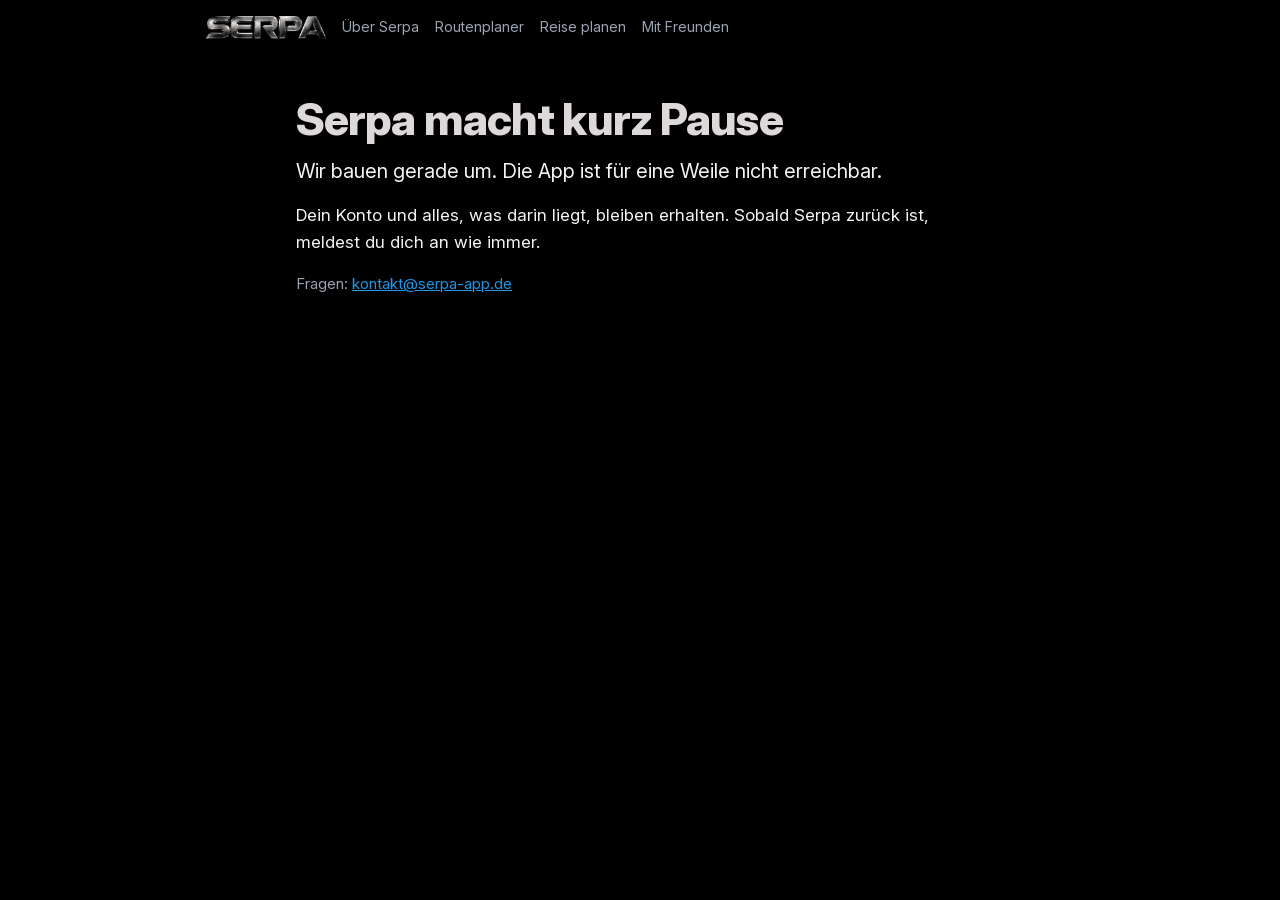
<file: index.html>
<!DOCTYPE html>
<!-- Voruebergehende Wartungsseite statt der App. Gebaut wie 404.html und die
     Unterseiten (design.css plus seiten.css), ohne ein einziges Skript. Die
     App-Fassung dieser Datei liegt im Zweig main; sie kommt mit dem
     naechsten Veroeffentlichen von main zurueck (doku/ENTSCHEIDUNGEN.md,
     13.11.2026). -->
<html lang="de">
<head>
  <meta charset="utf-8">
  <meta name="viewport" content="width=device-width, initial-scale=1, viewport-fit=cover">
  <title>Serpa – Motorrad-App</title>
  <meta name="description" content="Serpa, die Motorrad-App für kurvige Strecken, Reisen und Ausfahrten mit Freunden, macht gerade eine kurze Pause.">
  <link rel="icon" type="image/png" sizes="32x32" href="/img/favicon-32.png">
  <link rel="apple-touch-icon" href="/img/apple-touch-icon.png">
  <link rel="stylesheet" href="/stil/design.css?v=120">
  <link rel="stylesheet" href="/stil/seiten.css?v=120">
</head>
<body>
  <header class="seite-kopf">
    <span class="seite-marke"><img src="/img/logo-serpa.webp" alt="Serpa" width="800" height="155"></span>
    <nav aria-label="Seiten"><a href="/ueber/">Über Serpa</a><a href="/motorrad-routenplaner/">Routenplaner</a><a href="/motorrad-reise-planen/">Reise planen</a><a href="/motorrad-ausfahrt-mit-freunden/">Mit Freunden</a></nav>
  </header>
  <main>
    <h1>Serpa macht kurz Pause</h1>
    <p class="lead">Wir bauen gerade um. Die App ist für eine Weile nicht erreichbar.</p>
    <p>Dein Konto und alles, was darin liegt, bleiben erhalten. Sobald Serpa
      zurück ist, meldest du dich an wie immer.</p>
    <p class="hinweis">Fragen: <a href="mailto:kontakt@serpa-app.de">kontakt@serpa-app.de</a></p>
  </main>
</body>
</html>
</file>
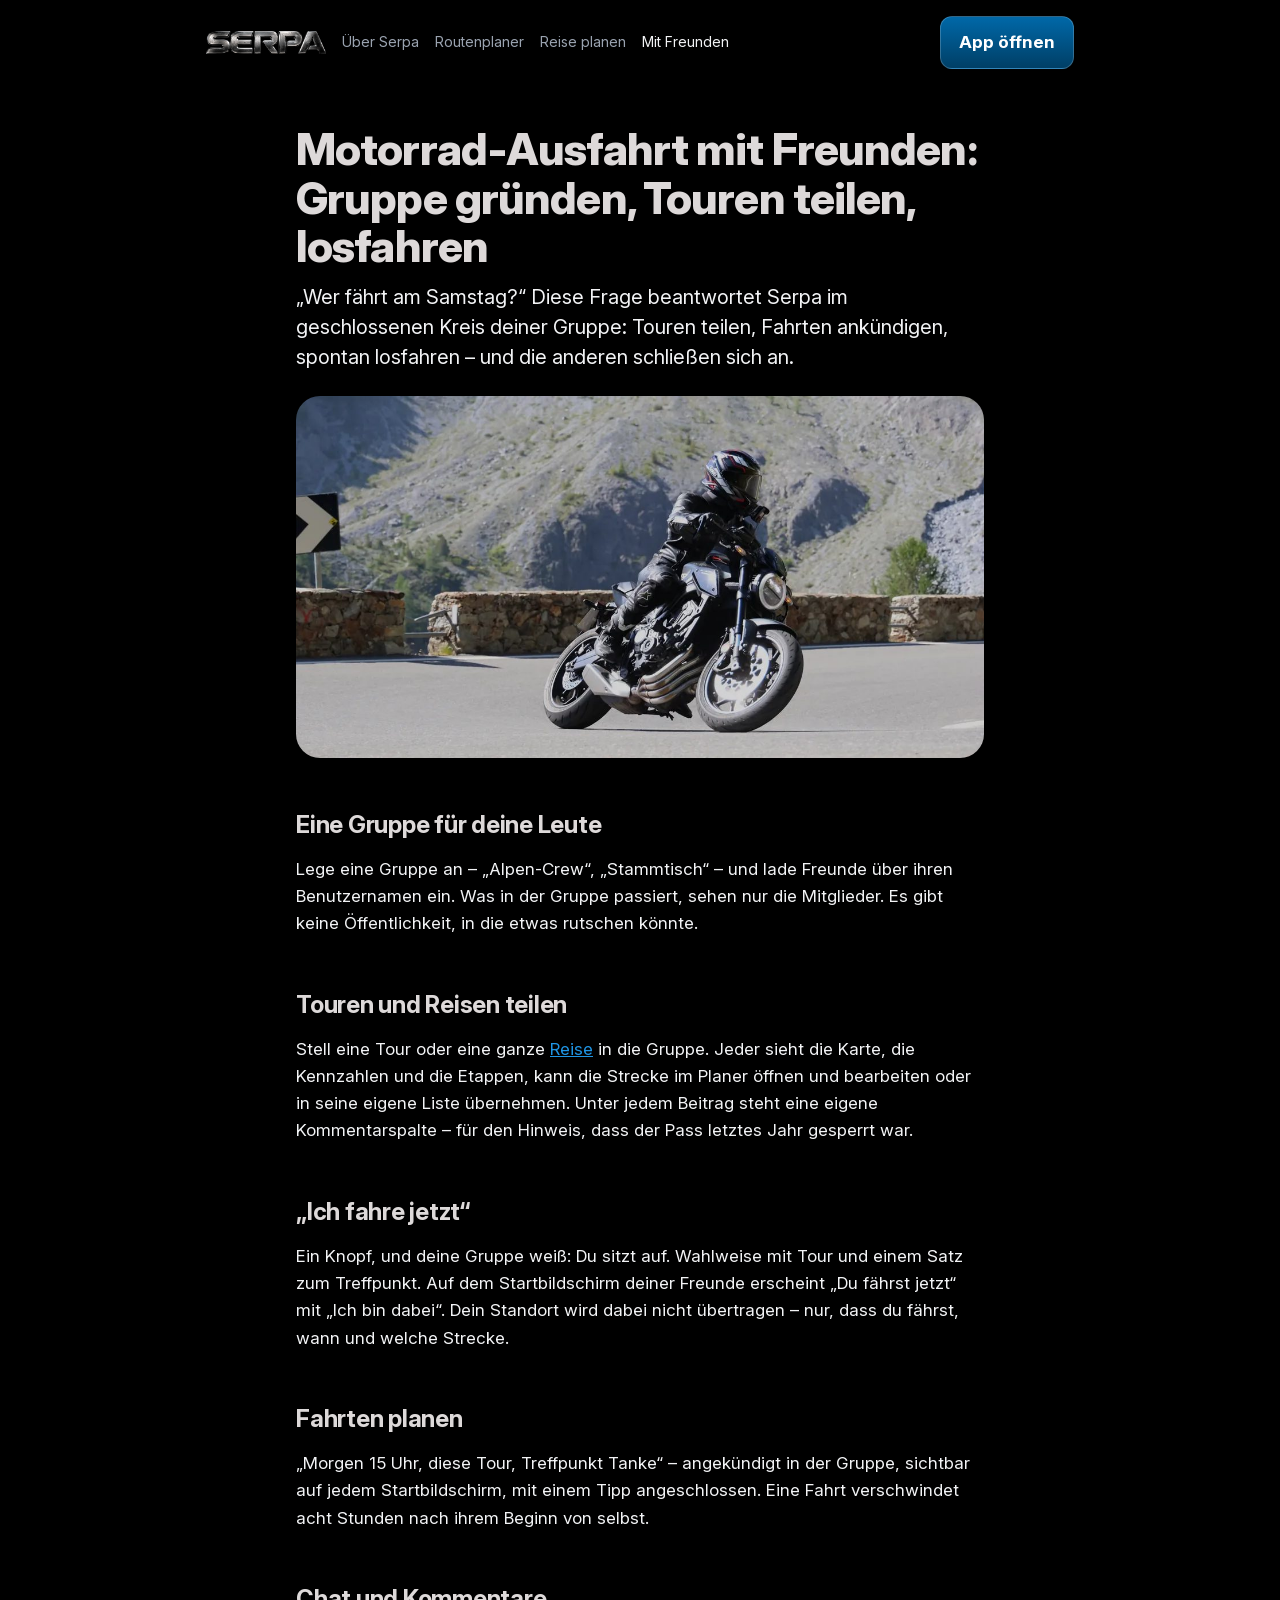
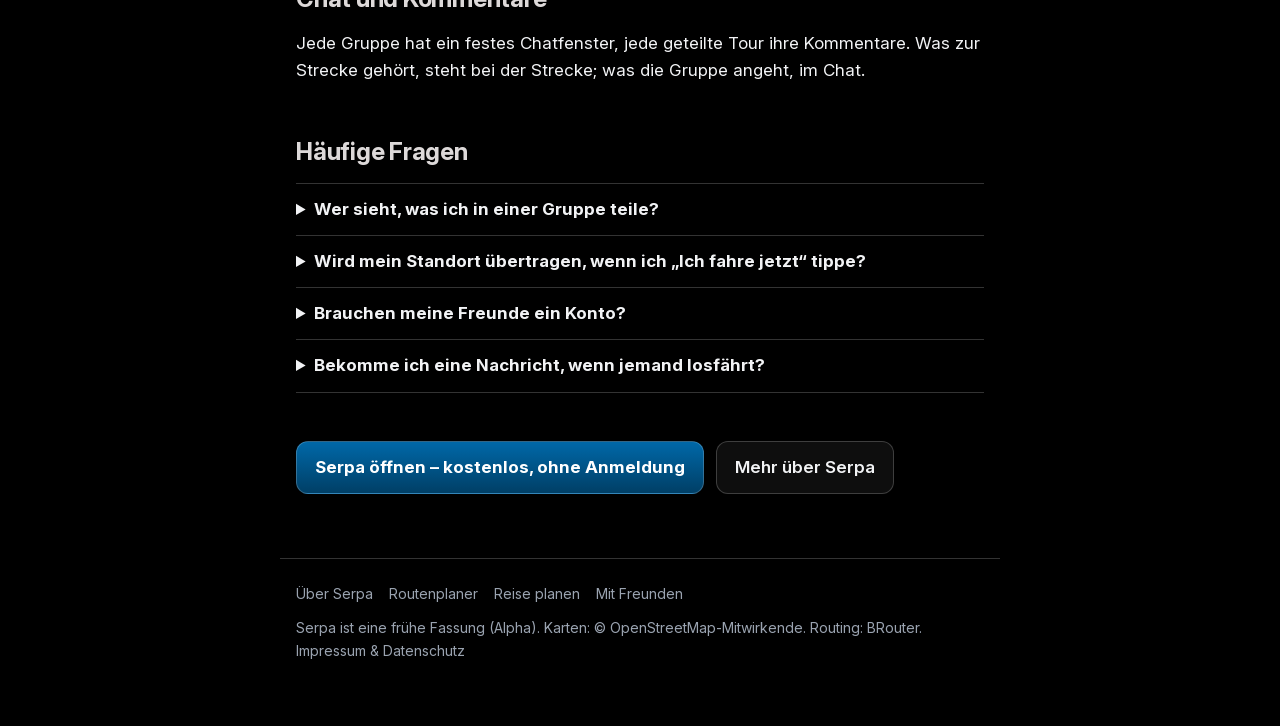
<file: motorrad-ausfahrt-mit-freunden/index.html>
<!DOCTYPE html>
<!-- Statische Seite fuer Suchmaschinen und KI-Suchen, siehe doku/SEO.md.
     Erzeugt von Hand am 17.09.2026, Aussehen in stil/seiten.css. -->
<html lang="de">
<head>
  <meta charset="utf-8">
  <meta name="viewport" content="width=device-width, initial-scale=1">
  <title>Motorrad-Ausfahrt mit Freunden: Gruppen, geteilte Touren, „Ich fahre jetzt“ | Serpa</title>
  <meta name="description" content="Mit Freunden Motorrad fahren: In Serpa-Gruppen teilt ihr Touren und Reisen, kommentiert, chattet – und mit „Ich fahre jetzt“ oder „Fahrt planen“ schließen sich Freunde an. Kostenlos, geschlossener Kreis.">
  <link rel="canonical" href="https://serpa-app.de/motorrad-ausfahrt-mit-freunden/">
  <meta name="robots" content="index, follow, max-image-preview:large">
  <meta property="og:type" content="article">
  <meta property="og:site_name" content="Serpa">
  <meta property="og:locale" content="de_DE">
  <meta property="og:title" content="Motorrad-Ausfahrt mit Freunden: Gruppen, geteilte Touren, „Ich fahre jetzt“ | Serpa">
  <meta property="og:description" content="Mit Freunden Motorrad fahren: In Serpa-Gruppen teilt ihr Touren und Reisen, kommentiert, chattet – und mit „Ich fahre jetzt“ oder „Fahrt planen“ schließen sich Freunde an. Kostenlos, geschlossener Kreis.">
  <meta property="og:url" content="https://serpa-app.de/motorrad-ausfahrt-mit-freunden/">
  <meta property="og:image" content="https://serpa-app.de/img/teilen-bild.jpg">
  <meta property="og:image:width" content="1200">
  <meta property="og:image:height" content="630">
  <meta name="twitter:card" content="summary_large_image">
  <meta name="theme-color" content="#000000">
  <link rel="icon" type="image/png" sizes="32x32" href="/img/favicon-32.png">
  <link rel="apple-touch-icon" href="/img/apple-touch-icon.png">
  <link rel="stylesheet" href="/stil/design.css">
  <link rel="stylesheet" href="/stil/seiten.css">
  <script type="application/ld+json">{"@context": "https://schema.org", "@graph": [{"@type": "WebPage", "@id": "https://serpa-app.de/motorrad-ausfahrt-mit-freunden/#seite", "url": "https://serpa-app.de/motorrad-ausfahrt-mit-freunden/", "name": "Motorrad-Ausfahrt mit Freunden: Gruppen, geteilte Touren, „Ich fahre jetzt“ | Serpa", "description": "Mit Freunden Motorrad fahren: In Serpa-Gruppen teilt ihr Touren und Reisen, kommentiert, chattet – und mit „Ich fahre jetzt“ oder „Fahrt planen“ schließen sich Freunde an. Kostenlos, geschlossener Kreis.", "inLanguage": "de", "isPartOf": {"@id": "https://serpa-app.de/#site"}, "about": {"@id": "https://serpa-app.de/#app"}}, {"@type": "BreadcrumbList", "itemListElement": [{"@type": "ListItem", "position": 1, "name": "Serpa", "item": "https://serpa-app.de/"}, {"@type": "ListItem", "position": 2, "name": "Ausfahrt mit Freunden", "item": "https://serpa-app.de/motorrad-ausfahrt-mit-freunden/"}]}, {"@type": "FAQPage", "mainEntity": [{"@type": "Question", "name": "Wer sieht, was ich in einer Gruppe teile?", "acceptedAnswer": {"@type": "Answer", "text": "Nur die Mitglieder dieser Gruppe. Andere Nutzer erfahren nicht einmal, dass es die Gruppe gibt."}}, {"@type": "Question", "name": "Wird mein Standort übertragen, wenn ich „Ich fahre jetzt“ tippe?", "acceptedAnswer": {"@type": "Answer", "text": "Nein. Serpa sagt der Gruppe nur, dass du fährst, wann und mit welcher Tour. Den Treffpunkt schreibst du in den Satz dazu oder in den Chat."}}, {"@type": "Question", "name": "Brauchen meine Freunde ein Konto?", "acceptedAnswer": {"@type": "Answer", "text": "Ja, für Gruppen braucht jeder ein kostenloses Konto, damit Serpa weiß, wer wer ist. Einen geteilten Link zu einer Tour kann dagegen jeder ohne Konto ansehen."}}, {"@type": "Question", "name": "Bekomme ich eine Nachricht, wenn jemand losfährt?", "acceptedAnswer": {"@type": "Answer", "text": "Noch nicht. Fahrten stehen auf dem Startbildschirm und in der Gruppe, sobald du die App öffnest. Push-Nachrichten sind in Arbeit."}}]}]}</script>
</head>
<body>
  <header class="seite-kopf">
    <a class="seite-marke" href="/"><img src="/img/logo-serpa.webp" alt="Serpa" width="800" height="155"></a>
    <nav aria-label="Seiten"><a href="/ueber/">Über Serpa</a><a href="/motorrad-routenplaner/">Routenplaner</a><a href="/motorrad-reise-planen/">Reise planen</a><a href="/motorrad-ausfahrt-mit-freunden/" aria-current="page">Mit Freunden</a></nav>
    <a class="seite-knopf" href="/">App öffnen</a>
  </header>
  <main>
    <article>
      <h1>Motorrad-Ausfahrt mit Freunden: Gruppe gründen, Touren teilen, losfahren</h1>
      <p class="lead">„Wer fährt am Samstag?“ Diese Frage beantwortet Serpa im geschlossenen Kreis deiner Gruppe: Touren teilen, Fahrten ankündigen, spontan losfahren – und die anderen schließen sich an.</p>
      <img class="seite-bild" src="/img/teilen-bild.jpg" alt="Motorradfahrer in einer Passkehre" width="1200" height="630" loading="lazy">
      <h2>Eine Gruppe für deine Leute</h2>
      <p>Lege eine Gruppe an – „Alpen-Crew“, „Stammtisch“ – und lade Freunde über ihren Benutzernamen ein. Was in der Gruppe passiert, sehen nur die Mitglieder. Es gibt keine Öffentlichkeit, in die etwas rutschen könnte.</p>
      <h2>Touren und Reisen teilen</h2>
      <p>Stell eine Tour oder eine ganze <a href="/motorrad-reise-planen/">Reise</a> in die Gruppe. Jeder sieht die Karte, die Kennzahlen und die Etappen, kann die Strecke im Planer öffnen und bearbeiten oder in seine eigene Liste übernehmen. Unter jedem Beitrag steht eine eigene Kommentarspalte – für den Hinweis, dass der Pass letztes Jahr gesperrt war.</p>
      <h2>„Ich fahre jetzt“</h2>
      <p>Ein Knopf, und deine Gruppe weiß: Du sitzt auf. Wahlweise mit Tour und einem Satz zum Treffpunkt. Auf dem Startbildschirm deiner Freunde erscheint „Du fährst jetzt“ mit „Ich bin dabei“. Dein Standort wird dabei nicht übertragen – nur, dass du fährst, wann und welche Strecke.</p>
      <h2>Fahrten planen</h2>
      <p>„Morgen 15 Uhr, diese Tour, Treffpunkt Tanke“ – angekündigt in der Gruppe, sichtbar auf jedem Startbildschirm, mit einem Tipp angeschlossen. Eine Fahrt verschwindet acht Stunden nach ihrem Beginn von selbst.</p>
      <h2>Chat und Kommentare</h2>
      <p>Jede Gruppe hat ein festes Chatfenster, jede geteilte Tour ihre Kommentare. Was zur Strecke gehört, steht bei der Strecke; was die Gruppe angeht, im Chat.</p>
      <section class="faq">
        <h2>Häufige Fragen</h2>
        <details><summary>Wer sieht, was ich in einer Gruppe teile?</summary><p>Nur die Mitglieder dieser Gruppe. Andere Nutzer erfahren nicht einmal, dass es die Gruppe gibt.</p></details><details><summary>Wird mein Standort übertragen, wenn ich „Ich fahre jetzt“ tippe?</summary><p>Nein. Serpa sagt der Gruppe nur, dass du fährst, wann und mit welcher Tour. Den Treffpunkt schreibst du in den Satz dazu oder in den Chat.</p></details><details><summary>Brauchen meine Freunde ein Konto?</summary><p>Ja, für Gruppen braucht jeder ein kostenloses Konto, damit Serpa weiß, wer wer ist. Einen geteilten Link zu einer Tour kann dagegen jeder ohne Konto ansehen.</p></details><details><summary>Bekomme ich eine Nachricht, wenn jemand losfährt?</summary><p>Noch nicht. Fahrten stehen auf dem Startbildschirm und in der Gruppe, sobald du die App öffnest. Push-Nachrichten sind in Arbeit.</p></details>
      </section>
      <p class="cta">
        <a class="seite-knopf" href="/">Serpa öffnen – kostenlos, ohne Anmeldung</a>
        <a class="seite-knopf ruhig" href="/ueber/">Mehr über Serpa</a>
      </p>
    </article>
  </main>
  <footer class="seite-fuss">
    <nav aria-label="Weitere Seiten"><a href="/ueber/">Über Serpa</a><a href="/motorrad-routenplaner/">Routenplaner</a><a href="/motorrad-reise-planen/">Reise planen</a><a href="/motorrad-ausfahrt-mit-freunden/" aria-current="page">Mit Freunden</a></nav>
    <p>Serpa ist eine frühe Fassung (Alpha). Karten: © OpenStreetMap-Mitwirkende. Routing: BRouter.
      <a href="/#rechtliches">Impressum &amp; Datenschutz</a></p>
  </footer>
</body>
</html>
</file>
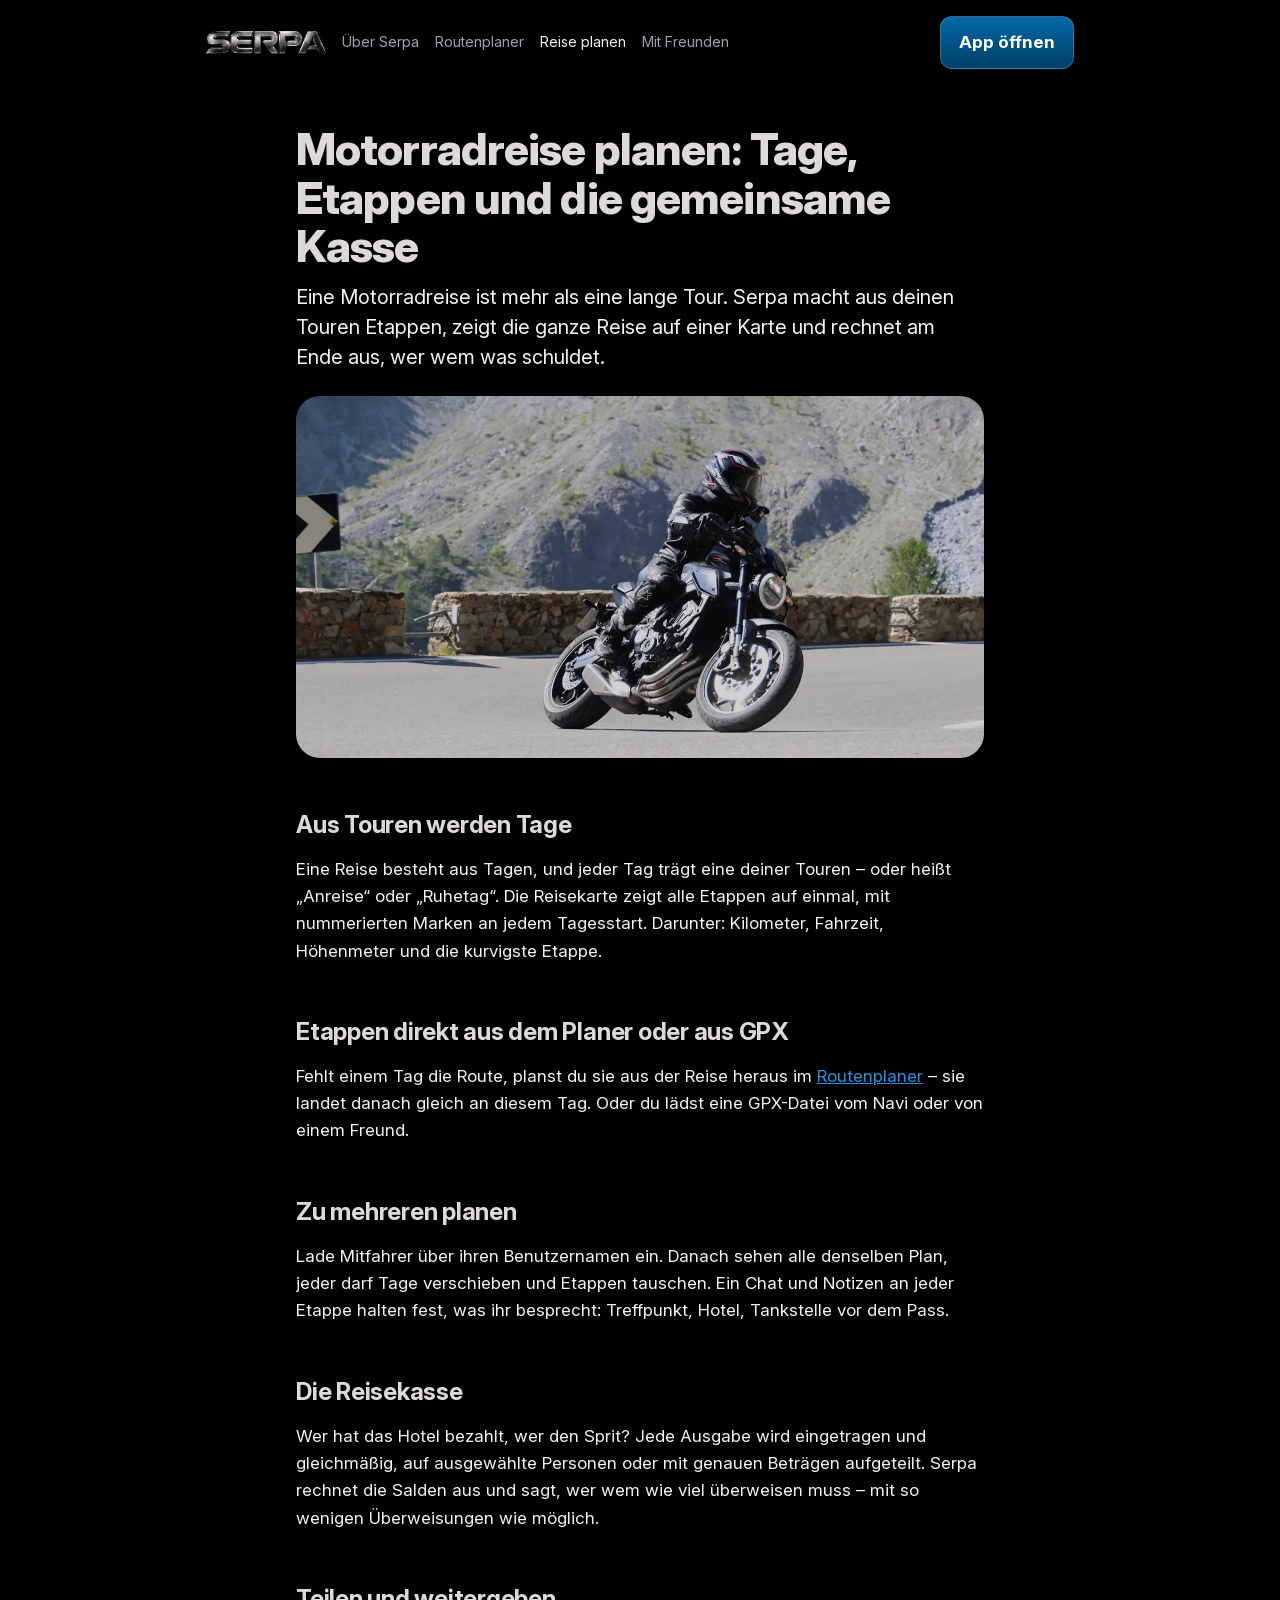
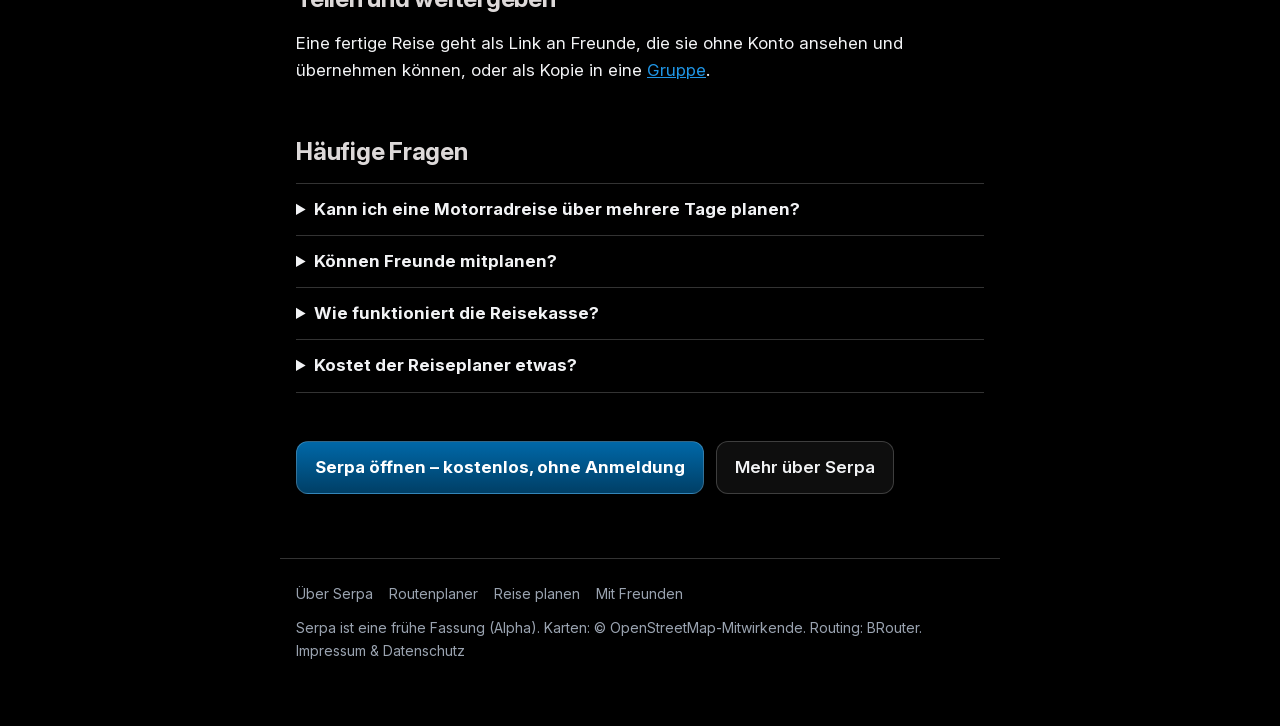
<file: motorrad-reise-planen/index.html>
<!DOCTYPE html>
<!-- Statische Seite fuer Suchmaschinen und KI-Suchen, siehe doku/SEO.md.
     Erzeugt von Hand am 17.09.2026, Aussehen in stil/seiten.css. -->
<html lang="de">
<head>
  <meta charset="utf-8">
  <meta name="viewport" content="width=device-width, initial-scale=1">
  <title>Motorradreise planen: Etappen, Mitfahrer, Kasse – kostenlos | Serpa</title>
  <meta name="description" content="Motorradreise planen mit Serpa: Tage und Etappen aus deinen Touren, Reisekarte, Fahrzeit und Höhenmeter, Mitfahrer einladen, gemeinsame Reisekasse, Chat und Notizen. Kostenlos im Browser.">
  <link rel="canonical" href="https://serpa-app.de/motorrad-reise-planen/">
  <meta name="robots" content="index, follow, max-image-preview:large">
  <meta property="og:type" content="article">
  <meta property="og:site_name" content="Serpa">
  <meta property="og:locale" content="de_DE">
  <meta property="og:title" content="Motorradreise planen: Etappen, Mitfahrer, Kasse – kostenlos | Serpa">
  <meta property="og:description" content="Motorradreise planen mit Serpa: Tage und Etappen aus deinen Touren, Reisekarte, Fahrzeit und Höhenmeter, Mitfahrer einladen, gemeinsame Reisekasse, Chat und Notizen. Kostenlos im Browser.">
  <meta property="og:url" content="https://serpa-app.de/motorrad-reise-planen/">
  <meta property="og:image" content="https://serpa-app.de/img/teilen-bild.jpg">
  <meta property="og:image:width" content="1200">
  <meta property="og:image:height" content="630">
  <meta name="twitter:card" content="summary_large_image">
  <meta name="theme-color" content="#000000">
  <link rel="icon" type="image/png" sizes="32x32" href="/img/favicon-32.png">
  <link rel="apple-touch-icon" href="/img/apple-touch-icon.png">
  <link rel="stylesheet" href="/stil/design.css">
  <link rel="stylesheet" href="/stil/seiten.css">
  <script type="application/ld+json">{"@context": "https://schema.org", "@graph": [{"@type": "WebPage", "@id": "https://serpa-app.de/motorrad-reise-planen/#seite", "url": "https://serpa-app.de/motorrad-reise-planen/", "name": "Motorradreise planen: Etappen, Mitfahrer, Kasse – kostenlos | Serpa", "description": "Motorradreise planen mit Serpa: Tage und Etappen aus deinen Touren, Reisekarte, Fahrzeit und Höhenmeter, Mitfahrer einladen, gemeinsame Reisekasse, Chat und Notizen. Kostenlos im Browser.", "inLanguage": "de", "isPartOf": {"@id": "https://serpa-app.de/#site"}, "about": {"@id": "https://serpa-app.de/#app"}}, {"@type": "BreadcrumbList", "itemListElement": [{"@type": "ListItem", "position": 1, "name": "Serpa", "item": "https://serpa-app.de/"}, {"@type": "ListItem", "position": 2, "name": "Motorradreise planen", "item": "https://serpa-app.de/motorrad-reise-planen/"}]}, {"@type": "FAQPage", "mainEntity": [{"@type": "Question", "name": "Kann ich eine Motorradreise über mehrere Tage planen?", "acceptedAnswer": {"@type": "Answer", "text": "Ja. Eine Reise besteht aus Tagen, jeder Tag trägt eine deiner Touren. Bis zu 14 Tage beim Anlegen, weitere lassen sich anhängen."}}, {"@type": "Question", "name": "Können Freunde mitplanen?", "acceptedAnswer": {"@type": "Answer", "text": "Ja. Mit einem Konto lädst du Mitfahrer über ihren Benutzernamen ein. Alle sehen denselben Plan und dürfen ihn ändern."}}, {"@type": "Question", "name": "Wie funktioniert die Reisekasse?", "acceptedAnswer": {"@type": "Answer", "text": "Jede Ausgabe wird mit Zahler und Aufteilung eingetragen. Serpa rechnet die Salden und schlägt die Überweisungen vor, mit denen alle quitt sind."}}, {"@type": "Question", "name": "Kostet der Reiseplaner etwas?", "acceptedAnswer": {"@type": "Answer", "text": "Nein. Allein planen geht ohne Konto, zu mehreren mit einem kostenlosen Konto."}}]}]}</script>
</head>
<body>
  <header class="seite-kopf">
    <a class="seite-marke" href="/"><img src="/img/logo-serpa.webp" alt="Serpa" width="800" height="155"></a>
    <nav aria-label="Seiten"><a href="/ueber/">Über Serpa</a><a href="/motorrad-routenplaner/">Routenplaner</a><a href="/motorrad-reise-planen/" aria-current="page">Reise planen</a><a href="/motorrad-ausfahrt-mit-freunden/">Mit Freunden</a></nav>
    <a class="seite-knopf" href="/">App öffnen</a>
  </header>
  <main>
    <article>
      <h1>Motorradreise planen: Tage, Etappen und die gemeinsame Kasse</h1>
      <p class="lead">Eine Motorradreise ist mehr als eine lange Tour. Serpa macht aus deinen Touren Etappen, zeigt die ganze Reise auf einer Karte und rechnet am Ende aus, wer wem was schuldet.</p>
      <img class="seite-bild" src="/img/teilen-bild.jpg" alt="Motorradfahrer in einer Passkehre" width="1200" height="630" loading="lazy">
      <h2>Aus Touren werden Tage</h2>
      <p>Eine Reise besteht aus Tagen, und jeder Tag trägt eine deiner Touren – oder heißt „Anreise“ oder „Ruhetag“. Die Reisekarte zeigt alle Etappen auf einmal, mit nummerierten Marken an jedem Tagesstart. Darunter: Kilometer, Fahrzeit, Höhenmeter und die kurvigste Etappe.</p>
      <h2>Etappen direkt aus dem Planer oder aus GPX</h2>
      <p>Fehlt einem Tag die Route, planst du sie aus der Reise heraus im <a href="/motorrad-routenplaner/">Routenplaner</a> – sie landet danach gleich an diesem Tag. Oder du lädst eine GPX-Datei vom Navi oder von einem Freund.</p>
      <h2>Zu mehreren planen</h2>
      <p>Lade Mitfahrer über ihren Benutzernamen ein. Danach sehen alle denselben Plan, jeder darf Tage verschieben und Etappen tauschen. Ein Chat und Notizen an jeder Etappe halten fest, was ihr besprecht: Treffpunkt, Hotel, Tankstelle vor dem Pass.</p>
      <h2>Die Reisekasse</h2>
      <p>Wer hat das Hotel bezahlt, wer den Sprit? Jede Ausgabe wird eingetragen und gleichmäßig, auf ausgewählte Personen oder mit genauen Beträgen aufgeteilt. Serpa rechnet die Salden aus und sagt, wer wem wie viel überweisen muss – mit so wenigen Überweisungen wie möglich.</p>
      <h2>Teilen und weitergeben</h2>
      <p>Eine fertige Reise geht als Link an Freunde, die sie ohne Konto ansehen und übernehmen können, oder als Kopie in eine <a href="/motorrad-ausfahrt-mit-freunden/">Gruppe</a>.</p>
      <section class="faq">
        <h2>Häufige Fragen</h2>
        <details><summary>Kann ich eine Motorradreise über mehrere Tage planen?</summary><p>Ja. Eine Reise besteht aus Tagen, jeder Tag trägt eine deiner Touren. Bis zu 14 Tage beim Anlegen, weitere lassen sich anhängen.</p></details><details><summary>Können Freunde mitplanen?</summary><p>Ja. Mit einem Konto lädst du Mitfahrer über ihren Benutzernamen ein. Alle sehen denselben Plan und dürfen ihn ändern.</p></details><details><summary>Wie funktioniert die Reisekasse?</summary><p>Jede Ausgabe wird mit Zahler und Aufteilung eingetragen. Serpa rechnet die Salden und schlägt die Überweisungen vor, mit denen alle quitt sind.</p></details><details><summary>Kostet der Reiseplaner etwas?</summary><p>Nein. Allein planen geht ohne Konto, zu mehreren mit einem kostenlosen Konto.</p></details>
      </section>
      <p class="cta">
        <a class="seite-knopf" href="/">Serpa öffnen – kostenlos, ohne Anmeldung</a>
        <a class="seite-knopf ruhig" href="/ueber/">Mehr über Serpa</a>
      </p>
    </article>
  </main>
  <footer class="seite-fuss">
    <nav aria-label="Weitere Seiten"><a href="/ueber/">Über Serpa</a><a href="/motorrad-routenplaner/">Routenplaner</a><a href="/motorrad-reise-planen/" aria-current="page">Reise planen</a><a href="/motorrad-ausfahrt-mit-freunden/">Mit Freunden</a></nav>
    <p>Serpa ist eine frühe Fassung (Alpha). Karten: © OpenStreetMap-Mitwirkende. Routing: BRouter.
      <a href="/#rechtliches">Impressum &amp; Datenschutz</a></p>
  </footer>
</body>
</html>
</file>
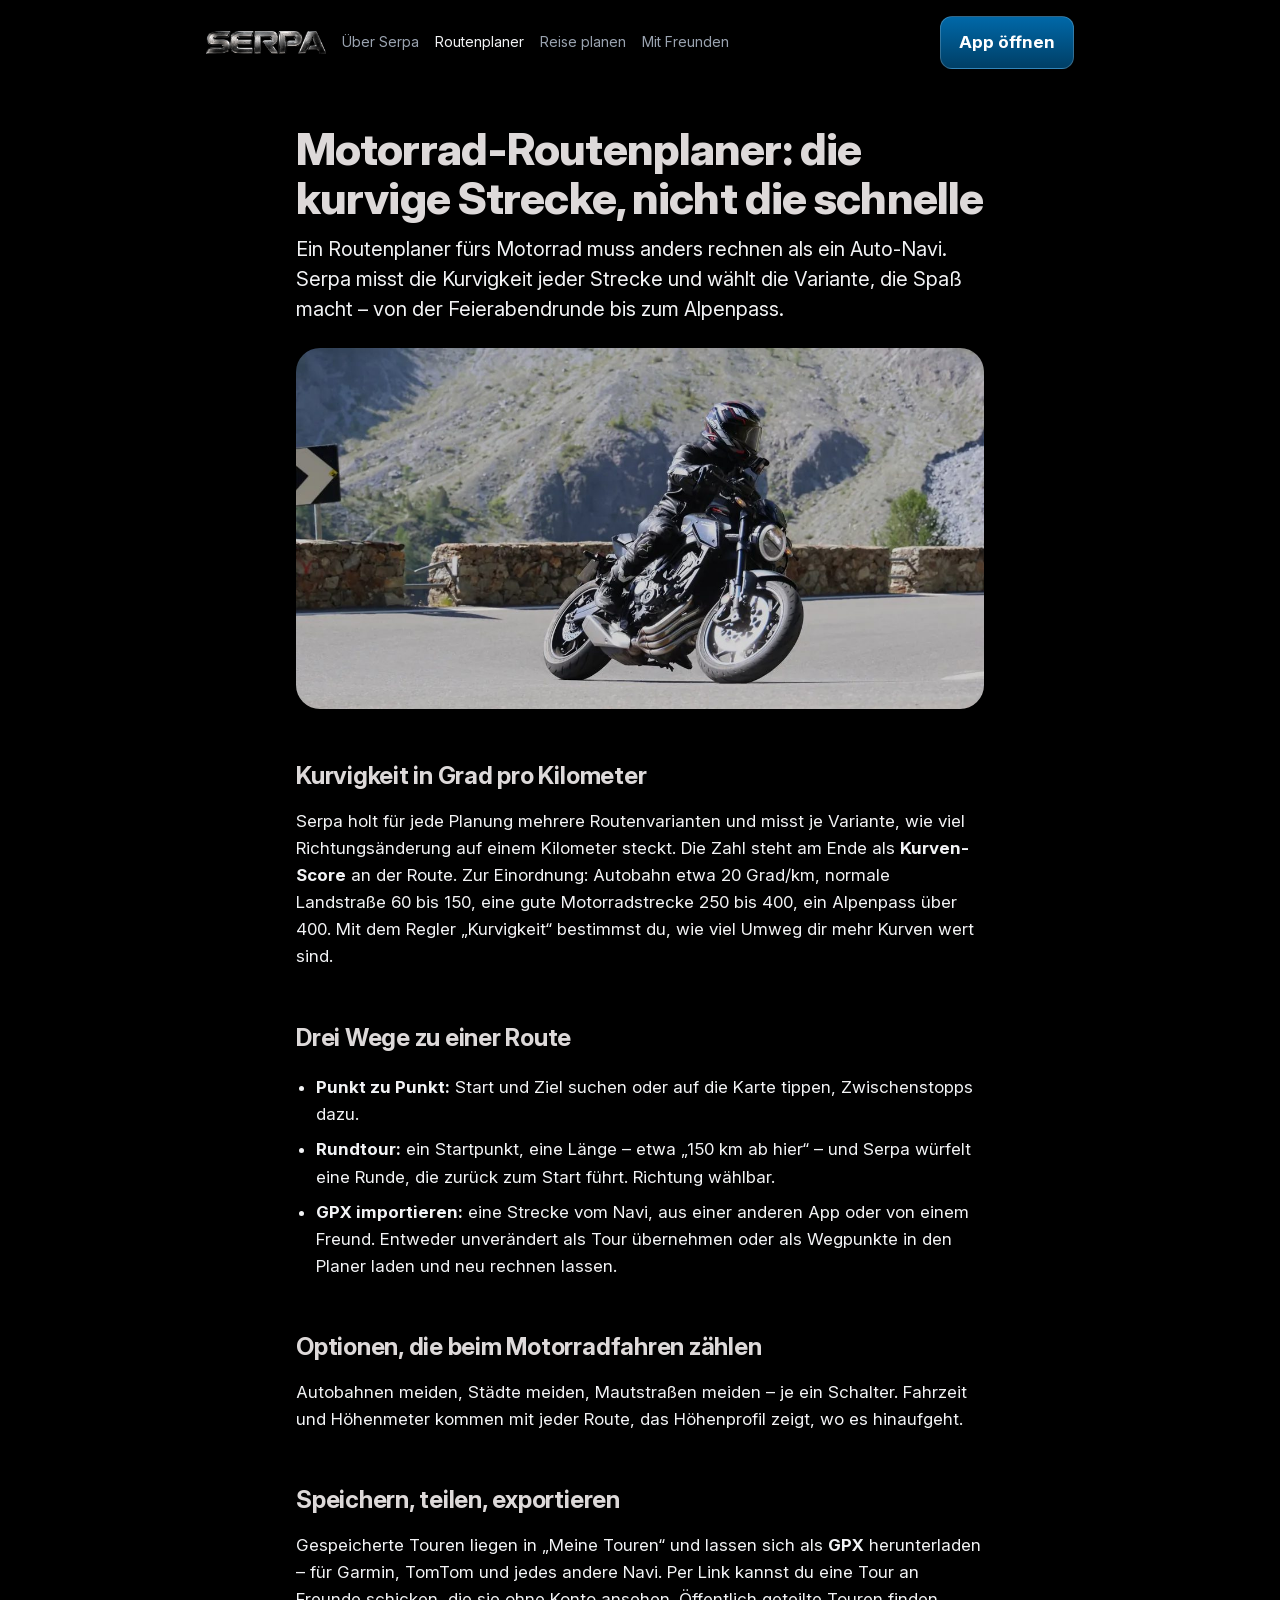
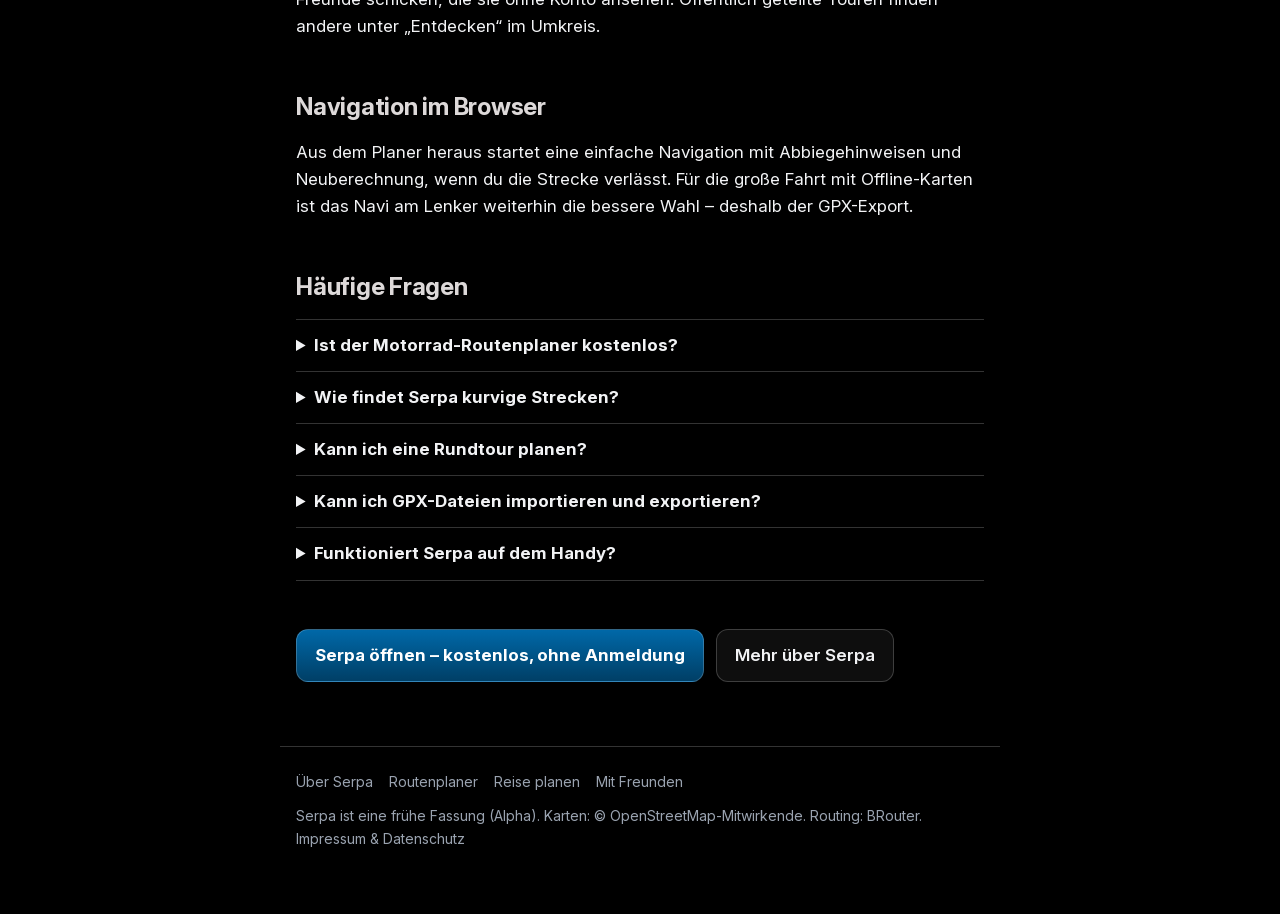
<file: motorrad-routenplaner/index.html>
<!DOCTYPE html>
<!-- Statische Seite fuer Suchmaschinen und KI-Suchen, siehe doku/SEO.md.
     Erzeugt von Hand am 17.09.2026, Aussehen in stil/seiten.css. -->
<html lang="de">
<head>
  <meta charset="utf-8">
  <meta name="viewport" content="width=device-width, initial-scale=1">
  <title>Motorrad-Routenplaner für kurvige Strecken – kostenlos | Serpa</title>
  <meta name="description" content="Motorrad-Routenplaner, der die kurvige Strecke findet statt der schnellen: Kurvigkeit in Grad pro Kilometer, Rundtouren, Autobahn meiden, GPX-Import und -Export. Kostenlos im Browser.">
  <link rel="canonical" href="https://serpa-app.de/motorrad-routenplaner/">
  <meta name="robots" content="index, follow, max-image-preview:large">
  <meta property="og:type" content="article">
  <meta property="og:site_name" content="Serpa">
  <meta property="og:locale" content="de_DE">
  <meta property="og:title" content="Motorrad-Routenplaner für kurvige Strecken – kostenlos | Serpa">
  <meta property="og:description" content="Motorrad-Routenplaner, der die kurvige Strecke findet statt der schnellen: Kurvigkeit in Grad pro Kilometer, Rundtouren, Autobahn meiden, GPX-Import und -Export. Kostenlos im Browser.">
  <meta property="og:url" content="https://serpa-app.de/motorrad-routenplaner/">
  <meta property="og:image" content="https://serpa-app.de/img/teilen-bild.jpg">
  <meta property="og:image:width" content="1200">
  <meta property="og:image:height" content="630">
  <meta name="twitter:card" content="summary_large_image">
  <meta name="theme-color" content="#000000">
  <link rel="icon" type="image/png" sizes="32x32" href="/img/favicon-32.png">
  <link rel="apple-touch-icon" href="/img/apple-touch-icon.png">
  <link rel="stylesheet" href="/stil/design.css">
  <link rel="stylesheet" href="/stil/seiten.css">
  <script type="application/ld+json">{"@context": "https://schema.org", "@graph": [{"@type": "WebPage", "@id": "https://serpa-app.de/motorrad-routenplaner/#seite", "url": "https://serpa-app.de/motorrad-routenplaner/", "name": "Motorrad-Routenplaner für kurvige Strecken – kostenlos | Serpa", "description": "Motorrad-Routenplaner, der die kurvige Strecke findet statt der schnellen: Kurvigkeit in Grad pro Kilometer, Rundtouren, Autobahn meiden, GPX-Import und -Export. Kostenlos im Browser.", "inLanguage": "de", "isPartOf": {"@id": "https://serpa-app.de/#site"}, "about": {"@id": "https://serpa-app.de/#app"}}, {"@type": "BreadcrumbList", "itemListElement": [{"@type": "ListItem", "position": 1, "name": "Serpa", "item": "https://serpa-app.de/"}, {"@type": "ListItem", "position": 2, "name": "Motorrad-Routenplaner", "item": "https://serpa-app.de/motorrad-routenplaner/"}]}, {"@type": "FAQPage", "mainEntity": [{"@type": "Question", "name": "Ist der Motorrad-Routenplaner kostenlos?", "acceptedAnswer": {"@type": "Answer", "text": "Ja. Planen, Speichern, GPX-Export und Navigation kosten nichts und brauchen kein Konto."}}, {"@type": "Question", "name": "Wie findet Serpa kurvige Strecken?", "acceptedAnswer": {"@type": "Answer", "text": "Serpa holt mehrere Routenvarianten und misst je Variante die Richtungsänderung in Grad pro Kilometer. Die kurvigste gewinnt – wie stark, bestimmt der Regler „Kurvigkeit“."}}, {"@type": "Question", "name": "Kann ich eine Rundtour planen?", "acceptedAnswer": {"@type": "Answer", "text": "Ja. Du gibst einen Startpunkt und eine Länge an, Serpa baut eine Runde zurück zum Start. Gefällt sie nicht, würfelst du neu."}}, {"@type": "Question", "name": "Kann ich GPX-Dateien importieren und exportieren?", "acceptedAnswer": {"@type": "Answer", "text": "Beides. Import aus jeder GPX-Datei (Track, Route oder Wegpunkte), Export jeder gespeicherten Tour als GPX für Garmin, TomTom und andere Navis."}}, {"@type": "Question", "name": "Funktioniert Serpa auf dem Handy?", "acceptedAnswer": {"@type": "Answer", "text": "Ja, im Browser auf iPhone und Android. Auf dem Startbildschirm abgelegt verhält es sich wie eine App."}}]}]}</script>
</head>
<body>
  <header class="seite-kopf">
    <a class="seite-marke" href="/"><img src="/img/logo-serpa.webp" alt="Serpa" width="800" height="155"></a>
    <nav aria-label="Seiten"><a href="/ueber/">Über Serpa</a><a href="/motorrad-routenplaner/" aria-current="page">Routenplaner</a><a href="/motorrad-reise-planen/">Reise planen</a><a href="/motorrad-ausfahrt-mit-freunden/">Mit Freunden</a></nav>
    <a class="seite-knopf" href="/">App öffnen</a>
  </header>
  <main>
    <article>
      <h1>Motorrad-Routenplaner: die kurvige Strecke, nicht die schnelle</h1>
      <p class="lead">Ein Routenplaner fürs Motorrad muss anders rechnen als ein Auto-Navi. Serpa misst die Kurvigkeit jeder Strecke und wählt die Variante, die Spaß macht – von der Feierabendrunde bis zum Alpenpass.</p>
      <img class="seite-bild" src="/img/teilen-bild.jpg" alt="Motorradfahrer in einer Passkehre" width="1200" height="630" loading="lazy">
      <h2>Kurvigkeit in Grad pro Kilometer</h2>
      <p>Serpa holt für jede Planung mehrere Routenvarianten und misst je Variante, wie viel Richtungsänderung auf einem Kilometer steckt. Die Zahl steht am Ende als <strong>Kurven-Score</strong> an der Route. Zur Einordnung: Autobahn etwa 20 Grad/km, normale Landstraße 60 bis 150, eine gute Motorradstrecke 250 bis 400, ein Alpenpass über 400. Mit dem Regler „Kurvigkeit“ bestimmst du, wie viel Umweg dir mehr Kurven wert sind.</p>
      <h2>Drei Wege zu einer Route</h2>
      <ul>
        <li><strong>Punkt zu Punkt:</strong> Start und Ziel suchen oder auf die Karte tippen, Zwischenstopps dazu.</li>
        <li><strong>Rundtour:</strong> ein Startpunkt, eine Länge – etwa „150 km ab hier“ – und Serpa würfelt eine Runde, die zurück zum Start führt. Richtung wählbar.</li>
        <li><strong>GPX importieren:</strong> eine Strecke vom Navi, aus einer anderen App oder von einem Freund. Entweder unverändert als Tour übernehmen oder als Wegpunkte in den Planer laden und neu rechnen lassen.</li>
      </ul>
      <h2>Optionen, die beim Motorradfahren zählen</h2>
      <p>Autobahnen meiden, Städte meiden, Mautstraßen meiden – je ein Schalter. Fahrzeit und Höhenmeter kommen mit jeder Route, das Höhenprofil zeigt, wo es hinaufgeht.</p>
      <h2>Speichern, teilen, exportieren</h2>
      <p>Gespeicherte Touren liegen in „Meine Touren“ und lassen sich als <strong>GPX</strong> herunterladen – für Garmin, TomTom und jedes andere Navi. Per Link kannst du eine Tour an Freunde schicken, die sie ohne Konto ansehen. Öffentlich geteilte Touren finden andere unter „Entdecken“ im Umkreis.</p>
      <h2>Navigation im Browser</h2>
      <p>Aus dem Planer heraus startet eine einfache Navigation mit Abbiegehinweisen und Neuberechnung, wenn du die Strecke verlässt. Für die große Fahrt mit Offline-Karten ist das Navi am Lenker weiterhin die bessere Wahl – deshalb der GPX-Export.</p>
      <section class="faq">
        <h2>Häufige Fragen</h2>
        <details><summary>Ist der Motorrad-Routenplaner kostenlos?</summary><p>Ja. Planen, Speichern, GPX-Export und Navigation kosten nichts und brauchen kein Konto.</p></details><details><summary>Wie findet Serpa kurvige Strecken?</summary><p>Serpa holt mehrere Routenvarianten und misst je Variante die Richtungsänderung in Grad pro Kilometer. Die kurvigste gewinnt – wie stark, bestimmt der Regler „Kurvigkeit“.</p></details><details><summary>Kann ich eine Rundtour planen?</summary><p>Ja. Du gibst einen Startpunkt und eine Länge an, Serpa baut eine Runde zurück zum Start. Gefällt sie nicht, würfelst du neu.</p></details><details><summary>Kann ich GPX-Dateien importieren und exportieren?</summary><p>Beides. Import aus jeder GPX-Datei (Track, Route oder Wegpunkte), Export jeder gespeicherten Tour als GPX für Garmin, TomTom und andere Navis.</p></details><details><summary>Funktioniert Serpa auf dem Handy?</summary><p>Ja, im Browser auf iPhone und Android. Auf dem Startbildschirm abgelegt verhält es sich wie eine App.</p></details>
      </section>
      <p class="cta">
        <a class="seite-knopf" href="/">Serpa öffnen – kostenlos, ohne Anmeldung</a>
        <a class="seite-knopf ruhig" href="/ueber/">Mehr über Serpa</a>
      </p>
    </article>
  </main>
  <footer class="seite-fuss">
    <nav aria-label="Weitere Seiten"><a href="/ueber/">Über Serpa</a><a href="/motorrad-routenplaner/" aria-current="page">Routenplaner</a><a href="/motorrad-reise-planen/">Reise planen</a><a href="/motorrad-ausfahrt-mit-freunden/">Mit Freunden</a></nav>
    <p>Serpa ist eine frühe Fassung (Alpha). Karten: © OpenStreetMap-Mitwirkende. Routing: BRouter.
      <a href="/#rechtliches">Impressum &amp; Datenschutz</a></p>
  </footer>
</body>
</html>
</file>
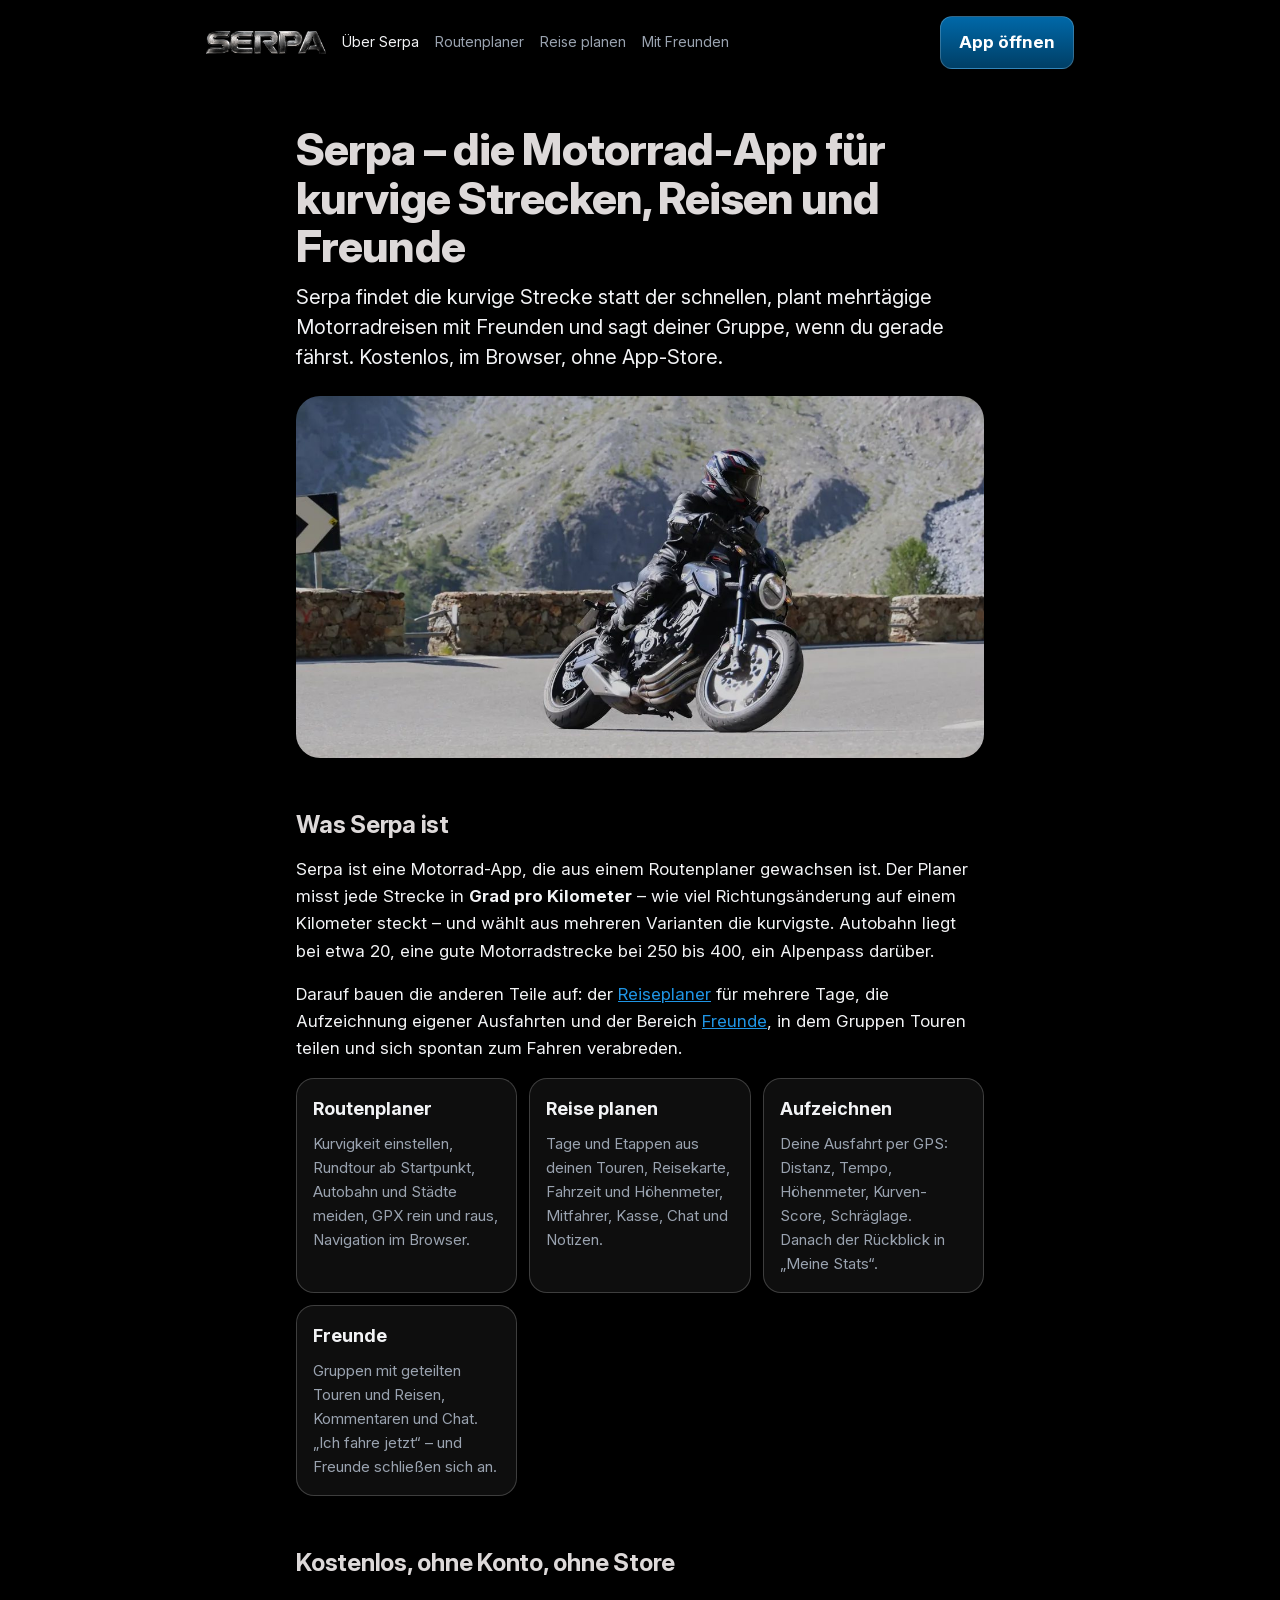
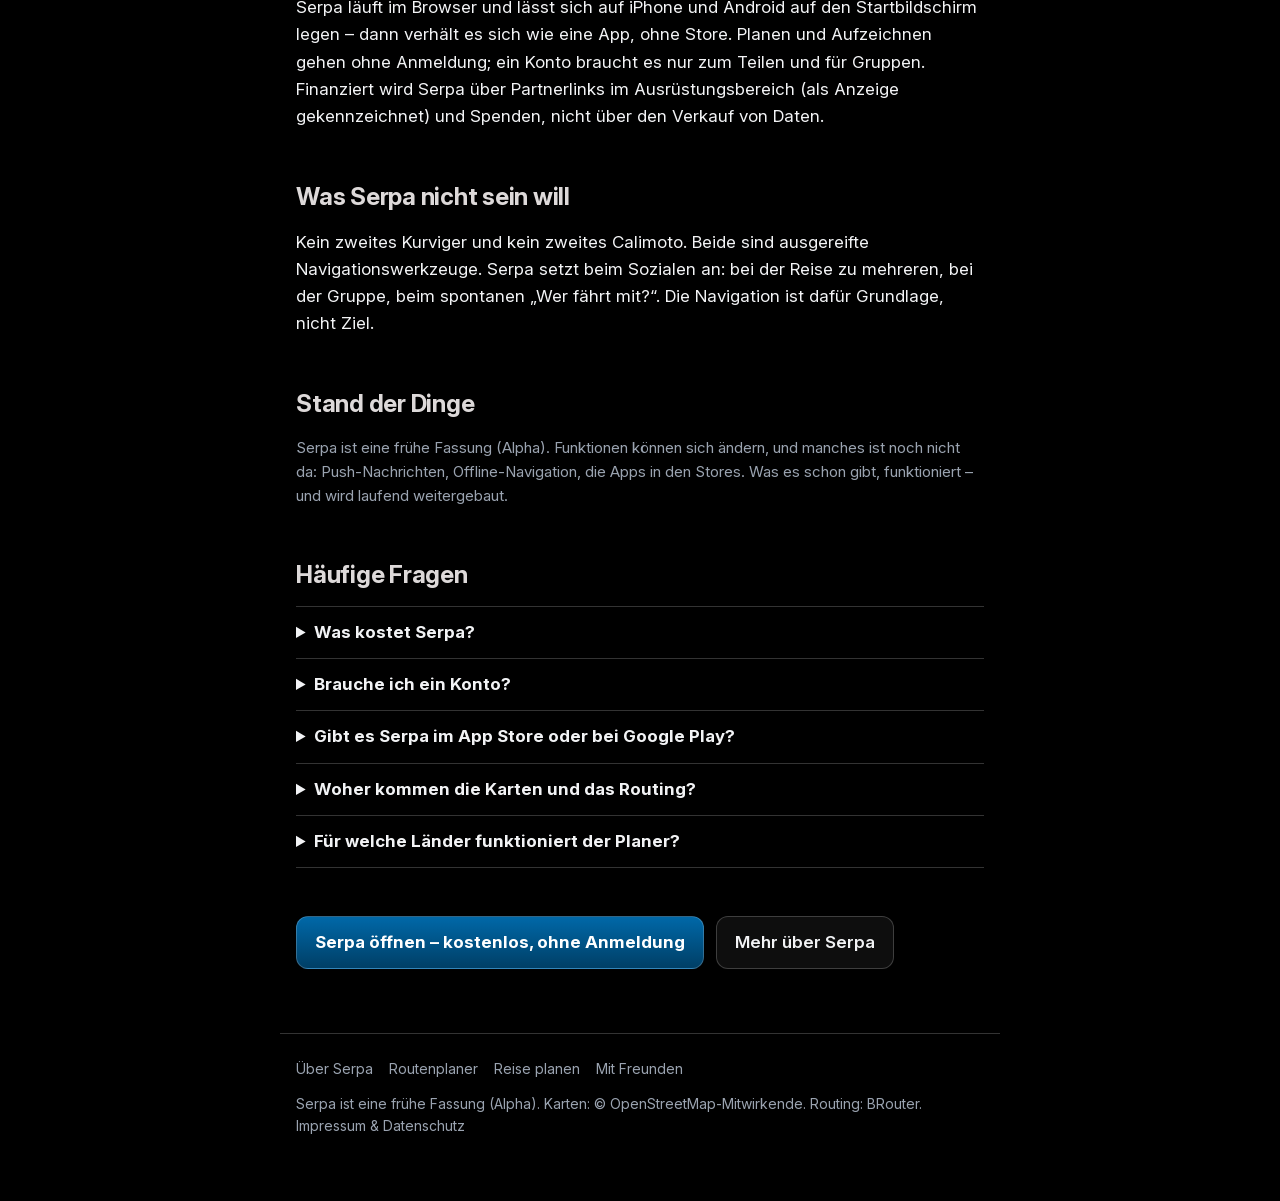
<file: ueber/index.html>
<!DOCTYPE html>
<!-- Statische Seite fuer Suchmaschinen und KI-Suchen, siehe doku/SEO.md.
     Erzeugt von Hand am 17.09.2026, Aussehen in stil/seiten.css. -->
<html lang="de">
<head>
  <meta charset="utf-8">
  <meta name="viewport" content="width=device-width, initial-scale=1">
  <title>Serpa – die kostenlose Motorrad-App: Routenplaner, Reisen, Freunde</title>
  <meta name="description" content="Serpa ist eine kostenlose Motorrad-App: Routenplaner für kurvige Strecken, Reiseplaner mit Etappen und Kasse, Aufzeichnung deiner Ausfahrten und Ausfahrten mit Freunden. Im Browser, ohne App-Store.">
  <link rel="canonical" href="https://serpa-app.de/ueber/">
  <meta name="robots" content="index, follow, max-image-preview:large">
  <meta property="og:type" content="article">
  <meta property="og:site_name" content="Serpa">
  <meta property="og:locale" content="de_DE">
  <meta property="og:title" content="Serpa – die kostenlose Motorrad-App: Routenplaner, Reisen, Freunde">
  <meta property="og:description" content="Serpa ist eine kostenlose Motorrad-App: Routenplaner für kurvige Strecken, Reiseplaner mit Etappen und Kasse, Aufzeichnung deiner Ausfahrten und Ausfahrten mit Freunden. Im Browser, ohne App-Store.">
  <meta property="og:url" content="https://serpa-app.de/ueber/">
  <meta property="og:image" content="https://serpa-app.de/img/teilen-bild.jpg">
  <meta property="og:image:width" content="1200">
  <meta property="og:image:height" content="630">
  <meta name="twitter:card" content="summary_large_image">
  <meta name="theme-color" content="#000000">
  <link rel="icon" type="image/png" sizes="32x32" href="/img/favicon-32.png">
  <link rel="apple-touch-icon" href="/img/apple-touch-icon.png">
  <link rel="stylesheet" href="/stil/design.css">
  <link rel="stylesheet" href="/stil/seiten.css">
  <script type="application/ld+json">{"@context": "https://schema.org", "@graph": [{"@type": "WebPage", "@id": "https://serpa-app.de/ueber/#seite", "url": "https://serpa-app.de/ueber/", "name": "Serpa – die kostenlose Motorrad-App: Routenplaner, Reisen, Freunde", "description": "Serpa ist eine kostenlose Motorrad-App: Routenplaner für kurvige Strecken, Reiseplaner mit Etappen und Kasse, Aufzeichnung deiner Ausfahrten und Ausfahrten mit Freunden. Im Browser, ohne App-Store.", "inLanguage": "de", "isPartOf": {"@id": "https://serpa-app.de/#site"}, "about": {"@id": "https://serpa-app.de/#app"}}, {"@type": "BreadcrumbList", "itemListElement": [{"@type": "ListItem", "position": 1, "name": "Serpa", "item": "https://serpa-app.de/"}, {"@type": "ListItem", "position": 2, "name": "Über Serpa", "item": "https://serpa-app.de/ueber/"}]}, {"@type": "FAQPage", "mainEntity": [{"@type": "Question", "name": "Was kostet Serpa?", "acceptedAnswer": {"@type": "Answer", "text": "Nichts. Serpa ist kostenlos und bleibt es. Finanziert wird die App über Partnerlinks im Ausrüstungsbereich, die als Anzeige gekennzeichnet sind, und über Spenden."}}, {"@type": "Question", "name": "Brauche ich ein Konto?", "acceptedAnswer": {"@type": "Answer", "text": "Zum Planen, Aufzeichnen und Speichern nicht. Ein Konto braucht es erst, wenn du Touren teilen, Reisen mit anderen planen oder Gruppen nutzen willst."}}, {"@type": "Question", "name": "Gibt es Serpa im App Store oder bei Google Play?", "acceptedAnswer": {"@type": "Answer", "text": "Noch nicht. Serpa läuft im Browser und lässt sich auf iPhone und Android auf den Startbildschirm legen – dann öffnet es sich wie eine App. Native Apps für die Stores sind geplant."}}, {"@type": "Question", "name": "Woher kommen die Karten und das Routing?", "acceptedAnswer": {"@type": "Answer", "text": "Die Karten stammen von OpenStreetMap, das Routing rechnet BRouter. Die Kurvigkeit misst Serpa selbst, unabhängig vom Routing-Dienst."}}, {"@type": "Question", "name": "Für welche Länder funktioniert der Planer?", "acceptedAnswer": {"@type": "Answer", "text": "Überall, wo OpenStreetMap Straßen kennt – in Deutschland, Österreich, der Schweiz und ganz Europa besonders gut."}}]}]}</script>
</head>
<body>
  <header class="seite-kopf">
    <a class="seite-marke" href="/"><img src="/img/logo-serpa.webp" alt="Serpa" width="800" height="155"></a>
    <nav aria-label="Seiten"><a href="/ueber/" aria-current="page">Über Serpa</a><a href="/motorrad-routenplaner/">Routenplaner</a><a href="/motorrad-reise-planen/">Reise planen</a><a href="/motorrad-ausfahrt-mit-freunden/">Mit Freunden</a></nav>
    <a class="seite-knopf" href="/">App öffnen</a>
  </header>
  <main>
    <article>
      <h1>Serpa – die Motorrad-App für kurvige Strecken, Reisen und Freunde</h1>
      <p class="lead">Serpa findet die kurvige Strecke statt der schnellen, plant mehrtägige Motorradreisen mit Freunden und sagt deiner Gruppe, wenn du gerade fährst. Kostenlos, im Browser, ohne App-Store.</p>
      <img class="seite-bild" src="/img/teilen-bild.jpg" alt="Motorradfahrer in einer Passkehre" width="1200" height="630" loading="lazy">
      <h2>Was Serpa ist</h2>
      <p>Serpa ist eine Motorrad-App, die aus einem Routenplaner gewachsen ist. Der Planer misst jede Strecke in <strong>Grad pro Kilometer</strong> – wie viel Richtungsänderung auf einem Kilometer steckt – und wählt aus mehreren Varianten die kurvigste. Autobahn liegt bei etwa 20, eine gute Motorradstrecke bei 250 bis 400, ein Alpenpass darüber.</p>
      <p>Darauf bauen die anderen Teile auf: der <a href="/motorrad-reise-planen/">Reiseplaner</a> für mehrere Tage, die Aufzeichnung eigener Ausfahrten und der Bereich <a href="/motorrad-ausfahrt-mit-freunden/">Freunde</a>, in dem Gruppen Touren teilen und sich spontan zum Fahren verabreden.</p>
      <div class="karten">
        <article><h3>Routenplaner</h3><p>Kurvigkeit einstellen, Rundtour ab Startpunkt, Autobahn und Städte meiden, GPX rein und raus, Navigation im Browser.</p></article>
        <article><h3>Reise planen</h3><p>Tage und Etappen aus deinen Touren, Reisekarte, Fahrzeit und Höhenmeter, Mitfahrer, Kasse, Chat und Notizen.</p></article>
        <article><h3>Aufzeichnen</h3><p>Deine Ausfahrt per GPS: Distanz, Tempo, Höhenmeter, Kurven-Score, Schräglage. Danach der Rückblick in „Meine Stats“.</p></article>
        <article><h3>Freunde</h3><p>Gruppen mit geteilten Touren und Reisen, Kommentaren und Chat. „Ich fahre jetzt“ – und Freunde schließen sich an.</p></article>
      </div>
      <h2>Kostenlos, ohne Konto, ohne Store</h2>
      <p>Serpa läuft im Browser und lässt sich auf iPhone und Android auf den Startbildschirm legen – dann verhält es sich wie eine App, ohne Store. Planen und Aufzeichnen gehen ohne Anmeldung; ein Konto braucht es nur zum Teilen und für Gruppen. Finanziert wird Serpa über Partnerlinks im Ausrüstungsbereich (als Anzeige gekennzeichnet) und Spenden, nicht über den Verkauf von Daten.</p>
      <h2>Was Serpa nicht sein will</h2>
      <p>Kein zweites Kurviger und kein zweites Calimoto. Beide sind ausgereifte Navigationswerkzeuge. Serpa setzt beim Sozialen an: bei der Reise zu mehreren, bei der Gruppe, beim spontanen „Wer fährt mit?“. Die Navigation ist dafür Grundlage, nicht Ziel.</p>
      <h2>Stand der Dinge</h2>
      <p class="hinweis">Serpa ist eine frühe Fassung (Alpha). Funktionen können sich ändern, und manches ist noch nicht da: Push-Nachrichten, Offline-Navigation, die Apps in den Stores. Was es schon gibt, funktioniert – und wird laufend weitergebaut.</p>
      <section class="faq">
        <h2>Häufige Fragen</h2>
        <details><summary>Was kostet Serpa?</summary><p>Nichts. Serpa ist kostenlos und bleibt es. Finanziert wird die App über Partnerlinks im Ausrüstungsbereich, die als Anzeige gekennzeichnet sind, und über Spenden.</p></details><details><summary>Brauche ich ein Konto?</summary><p>Zum Planen, Aufzeichnen und Speichern nicht. Ein Konto braucht es erst, wenn du Touren teilen, Reisen mit anderen planen oder Gruppen nutzen willst.</p></details><details><summary>Gibt es Serpa im App Store oder bei Google Play?</summary><p>Noch nicht. Serpa läuft im Browser und lässt sich auf iPhone und Android auf den Startbildschirm legen – dann öffnet es sich wie eine App. Native Apps für die Stores sind geplant.</p></details><details><summary>Woher kommen die Karten und das Routing?</summary><p>Die Karten stammen von OpenStreetMap, das Routing rechnet BRouter. Die Kurvigkeit misst Serpa selbst, unabhängig vom Routing-Dienst.</p></details><details><summary>Für welche Länder funktioniert der Planer?</summary><p>Überall, wo OpenStreetMap Straßen kennt – in Deutschland, Österreich, der Schweiz und ganz Europa besonders gut.</p></details>
      </section>
      <p class="cta">
        <a class="seite-knopf" href="/">Serpa öffnen – kostenlos, ohne Anmeldung</a>
        <a class="seite-knopf ruhig" href="/ueber/">Mehr über Serpa</a>
      </p>
    </article>
  </main>
  <footer class="seite-fuss">
    <nav aria-label="Weitere Seiten"><a href="/ueber/" aria-current="page">Über Serpa</a><a href="/motorrad-routenplaner/">Routenplaner</a><a href="/motorrad-reise-planen/">Reise planen</a><a href="/motorrad-ausfahrt-mit-freunden/">Mit Freunden</a></nav>
    <p>Serpa ist eine frühe Fassung (Alpha). Karten: © OpenStreetMap-Mitwirkende. Routing: BRouter.
      <a href="/#rechtliches">Impressum &amp; Datenschutz</a></p>
  </footer>
</body>
</html>
</file>
<file: stil/design.css>
@charset "UTF-8";
/* ============================================================================
   Serpa - Designsprache

   HIER STEHT, WORAUS DIE APP GEBAUT IST: Schrift, Farben, Abstaende, Radien
   und die paar Bausteine, die ueberall gleich aussehen muessen.
   In style.css steht daneben, WIE DIE SEITEN ANGEORDNET sind.

   WARUM DIESE TRENNUNG:

   Die App ist auf Hochformat ausgelegt, ein Handy in der Hand. Die spaetere
   Webseite bekommt ein eigenes Design mit Schwerpunkt Querformat - breite
   Bildschirme, Maus statt Daumen, mehrere Spalten nebeneinander.

   Anordnung laesst sich dabei nicht teilen. Eine Schublade, die man von unten
   hochzieht, ergibt am Rechner keinen Sinn.

   Die SPRACHE dagegen muss geteilt werden, sonst sind es zwei Produkte, die
   zufaellig denselben Namen tragen. Dieselbe Signalfarbe, dieselbe Schrift,
   dieselben Abstaende. Wer die Farbe spaeter aendert, aendert sie an EINER
   Stelle und nicht an zweien - und vergisst die zweite nicht.

   Genau das hat sich beim Wechsel von Orange auf RAL 5005 bewaehrt: Bis
   auf eine Handvoll fest eingetragener Werte, die dabei aufflogen und
   jetzt ebenfalls hier stehen, war es EINE Zeile.

   Die Regel ab jetzt:

     Steht ein Wert an mehr als einer Stelle im Code, gehoert er hierher.
     Beschreibt eine Regel eine Anordnung, gehoert sie NICHT hierher.
   ============================================================================ */

/* ============================================================
   DIE DESIGNSPRACHE

   DESIGNSPRACHE (Stand 18.08.2026, abends geaendert)
   Modern, grafisch hochwertig, dynamisch. Die Richtung ist "Liquid Glass":
   Flaechen wirken wie geschliffenes Glas ueber dem Bild darunter - mit
   einer hellen Lichtkante oben, einem Schatten unten und einem weichen
   Glanz quer darueber. Das Motorradbild ist dabei nicht Beiwerk, sondern
   Untergrund: es liegt hinter dem Inhalt und scheint durch.

   backdrop-filter ist ausdruecklich erwuenscht - es war einmal verboten,
   siehe ENTSCHEIDUNGEN.md. Der Unterschied bleibt aber wichtig:

     Milchglas von der Stange = weisser Schleier ueber Farbverlaufblasen,
     ueberall gleich, ohne Bezug zum Inhalt.

     Liquid Glass = eine Linse ueber etwas Echtem. Das Bild darunter muss
     erkennbar bleiben, die Kanten fangen Licht, und beim Antippen gibt
     die Flaeche spuerbar nach.

   Was weiterhin gilt:

     1. Farbverlaeufe nur, wo sie Daten bedeuten, Text lesbar machen oder
        Glas einen Untergrund geben. Der Kurvigkeitsbalken darf einen, ein
        Knopf nicht. Der Untergrund heisst --start-licht und ist EIN
        Verlauf fuer alle Bildschirme ohne eigenes Bild - niemand schreibt
        ihn ab, jeder benutzt die Marke (seit dem 05.09.2026, vorher
        standen vier Abschriften davon in style.css).
     2. Kein Verlaufstext, kein Neonleuchten.
     3. Keine Emoji als Symbole - dafuer gibt es die SVG-Sammlung in
        index.html.
     4. JEDE Flaeche ist Glas, auch Knoepfe, Eingabefelder und Umschalter.
        Inhaltskarten sind EINE Form (.karte in style.css): eine dunkle
        Scheibe in --glas-hell mit Lichtkante oben, wie die gruppierten
        Karten von iOS auf Dunkel. Damit das Glas lebt, liegt unter jedem
        Bildschirm etwas, das durchscheinen kann: --start-licht, eine
        Karte, ein Foto oder das eigene Motorrad - Glas ueber blankem
        Schwarz bleibt tot. Wo eine Karte ein eigenes Bild hat (die
        Bike-Karte), scheint es unscharf hinter ihr durch. Frueher galt
        hier "Bedienelemente ohne Bild bleiben matt" und spaeter der
        Werkstattraum als Untergrund, siehe ENTSCHEIDUNGEN.md
        (20.08. und 05.09.2026).

        DIE FORM EINER KARTE ist seit dem 10.09.2026 auch innen festgelegt,
        und zwar mit vier Bausteinen aus style.css:

          .widget-kopf     das Abzeichen und, wenn noetig, ein Link rechts
          .widget-name     die eine grosse Zeile, die sagt, worum es geht
          .widget-koerper  Werte (.widget-werte) oder ein Satz (.hint);
                           nur dieser Teil waechst
          .widget-knopf    die eine Handlung, am Fuss

        Wer eine neue Karte baut, nimmt diese vier - dann stehen die
        Knoepfe zweier nebeneinanderliegender Karten von selbst auf einer
        Linie, und nichts muss von Hand nachgemessen werden. So gebaut
        sind die Bike-Karte, die Reisekarte, die Kasse, die Mitfahrer und
        die Tageskarten im Reiseplaner.

   RAL 5005 ist die EINZIGE Signalfarbe und wird sparsam eingesetzt. Wenn
   alles die Signalfarbe traegt, bedeutet sie nichts mehr.
   ============================================================ */

/* ---------- Schrift ----------
   Inter, eine neutrale Grotesk, fuer Bildschirme gezeichnet: grosse
   x-Hoehe, offene Formen, Tabellenziffern. Sie ist der offene Zwilling
   von Apples Systemschrift - genau die Wirkung, die eine App haben soll,
   die sich wie eine iOS-App anfuehlen will. Eine einzige Datei als
   Variable Font traegt alle Gewichte von 100 bis 900 und eine optische
   Groesse (opsz), die Titel ab 20 Punkten etwas enger setzt.

   Bis zum 05.09.2026 war es Barlow in zwei Breiten; die Condensed-Breite
   gab Messwerten und Titeln den Instrumentencharakter. Inter hat keine
   Condensed - der Charakter kommt jetzt aus Gewicht, Tabellenziffern und
   enger Sperrung bei Titeln. Warum gewechselt wurde: ENTSCHEIDUNGEN.md.

   Die Datei liegt ABSICHTLICH im eigenen Ordner und wird nicht per Link
   von Google geladen: Google Fonts direkt einzubinden ist in Deutschland
   datenschutzrechtlich angreifbar, weil dabei die IP-Adresse des
   Besuchers an Google geht. Lizenz ist SIL OFL 1.1, der Text liegt in
   fonts/LIZENZ-Inter-OFL.txt. Die Version steht im Dateinamen, nicht als
   ?v= - pruefe.sh zaehlt ?v= nur in index.html, und ein vergessener
   Parameter hier hiesse: alte Schrift aus dem Browser-Speicher.

   font-display: swap heisst: Text erscheint sofort in der Systemschrift
   und wechselt nach, sobald Inter geladen ist. Ohne das bliebe die App
   fuer einen Moment leer. */

@font-face {
  font-family: "Inter"; font-style: normal; font-weight: 100 900;
  font-display: swap; src: url("../fonts/inter-4.1-variable-latin.woff2") format("woff2");
}

:root {
  /* ZWEI ERSCHEINUNGEN, EINE SPRACHE (seit 17.09.2026, ENTSCHEIDUNGEN.md).
     Hier in :root steht die DUNKLE Fassung, sie ist die Vorgabe. Weiter
     unten, unter :root[data-thema="hell"], stehen NUR die Marken, die im
     hellen Modus anders sind - Radien, Abstaende, Schrift gelten fuer beide.
     Wer das Thema schaltet, ist js/grundlage/thema.js: ein Attribut am
     <html>, sonst nichts. Kein Selektor in style.css fragt nach dem Thema;
     wer das tut, hat die Marke an der falschen Stelle. */
  color-scheme: dark;

  /* Flaechen, von dunkel nach hell gestaffelt */
  --bg:         #000000;   /* Grundflaeche, reines Schwarz */
  --surface:    #181818;   /* Karten und Bedienfeld */
  --surface-2:  #212121;   /* Vertiefungen: Eingabefelder, Messwerte */
  --line:       #2E2E2E;   /* Kanten */

  --text:       #F2F3F5;
  --muted:      #9AA3B0;   /* Nebentext und Beschriftungen, 8:1 auf Schwarz */

  /* Die Signalfarbe ist RAL 5005 "Signalblau".

     ZWEI Toene derselben Farbe, und das hat einen messbaren Grund: RAL 5005
     ist ein DUNKLES Blau. Auf der fast schwarzen Grundflaeche dieser App
     kommt es auf einen Kontrast von 2,4:1 - Text und Symbole waeren darin
     kaum zu erkennen (lesbar wird es ab 4,5:1). Das fruehere Orange kam auf
     6,7:1, deshalb fiel das dort nie auf.

     --accent      die Farbe selbst, fuer FLAECHEN: Knoepfe, gefuellte
                   Marken, alles wo heller Text darauf liegt.
     --accent-hell derselbe Farbton, nur aufgehellt (gleiche 203 Grad, volle
                   Saettigung), fuer TEXT, SYMBOLE und LINIEN auf dunklem
                   Grund. Kommt auf 4,8:1.

     Wer eine der beiden aendert, sollte die andere mitziehen - sie sind
     zwei Ansichten derselben Farbe, keine zwei Farben. */
  --accent:      #005387;   /* RAL 5005 Signalblau, RGB 0 83 135 */
  --accent-hell: #1F95E5;   /* aufgehellt: Text und Symbole auf Dunkel.
                               Auf einer Glaskarte ueber Schwarz 4,4:1, auf
                               der Grundflaeche 6,4:1. */
  --accent-glanz:#0068A8;   /* obere Kante der Knopfwoelbung */
  --accent-tief: #003F66;   /* untere Kante der Knopfwoelbung */
  --accent-dk:   #005E99;   /* Zustand beim Ueberfahren. Heller statt
                               dunkler: Auf einem dunklen Blau verschwaende
                               ein noch dunkleres Blau im Hintergrund. */
  --accent-ink:  #FFFFFF;   /* Text AUF der Signalfarbe. Weiss statt des
                               frueheren Fast-Schwarz - auf RAL 5005 kaeme
                               dunkler Text auf 2,4:1, Weiss auf 8,1:1. */

  --good:       #4ADE80;   /* positive Auswertung */
  --gps:        #4A9EFF;   /* eigener Standort - hebt sich von der Route ab */

  /* Die MESSSKALEN (Kurvigkeit, Steigung). Sie haengen ABSICHTLICH nicht an
     der Signalfarbe: Hier bedeutet die Farbe einen Wert, nicht die Marke.
     Wenig - mittel - viel liest jeder als gruen - gelb - orange, das ist
     erlernt. Am oberen Ende der Skala ein Blau, das dieselbe Farbe hat wie
     die Knoepfe der App, saehe nach Marke aus und nach nichts sonst. */
  --skala-wenig:  #4ADE80;
  --skala-mittel: #FACC15;
  --skala-viel:   #FF6B00;

  --danger:     #FF5A52;   /* Loeschen und Verwerfen */

  /* Radien. Frueher bewusst klein (6/12/16) - mit dem Schritt zu vollem
     Liquid Glass am 20.08.2026 deutlich angehoben: Glas wirkt erst mit
     weichen Ecken wie eine geschliffene Scheibe, mit spitzen wie eine
     Fensterscheibe. --r-pill ist die Pillenform fuer Umschalter, Suche
     und Abzeichen: 999px heisst schlicht "so rund wie moeglich". */
  --r-sm: 12px;   /* Chips, Eingabefelder, Knoepfe */
  --r-md: 18px;   /* Karten */
  --r-lg: 24px;   /* grosse Bloecke, Oberkante der Schublade */
  --r-xl: 28px;   /* die grosse Karte des Starts - iOS setzt Karten dieser Groesse mit 26-28 */
  --r-pill: 999px;
  --radius: var(--r-sm);   /* Altname aus der ersten Fassung, damit bestehende Regeln weiter gelten */

  /* Das Glas-Rezept als Marken, damit jede Flaeche dieselbe Scheibe ist.
     Fuenf Stufen weisser Schleier, von kaum sichtbar bis zur Lichtkante.
     Die Namen sagen die STAERKE, nicht den Einsatzort - dieselbe Stufe
     taugt als Fuellung, als Kante und als Lichtkante, je nachdem wie viel
     Licht die Stelle vertraegt.

     Warum ueberhaupt Stufen: In style.css standen einmal 99 verschiedene
     Weisswerte zwischen 0.02 und 1.0. Kein Mensch sieht den Unterschied
     zwischen 0.12 und 0.14, aber jeder sieht, wenn eine Flaeche aus der
     Reihe faellt. Weniger Stufen heisst mehr Einheit. */
  --glas-hauch:  rgba(255, 255, 255, 0.03);   /* Schachbrett, vertiefte Flaechen */
  --glas-hell:   rgba(255, 255, 255, 0.055);  /* die uebliche Fuellung */
  --glas-rand:   rgba(255, 255, 255, 0.20);   /* die uebliche Kante */
  --glas-heller: rgba(255, 255, 255, 0.22);   /* gedrueckt / hervorgehoben */
  --glas-licht:  rgba(255, 255, 255, 0.45);   /* obere Lichtkante (inset) */
  /* Der Rand einer Karte (und alles, was wie eine Karte steht: Umschalter,
     Zeilen in den Einstellungen). Kraeftiger als --glas-rand, denn er soll
     ABGRENZEN: Friedrich will jede Karte klar vom Grund unterscheiden
     koennen, im Hellen wie im Dunklen. Seit dem 17.09.2026 abends in der
     Signalfarbe, halb durchsichtig - ein blauer Saum, kein blauer Rahmen.
     Das ist die eine Stelle, an der das Blau Beschriftung einer Flaeche
     ist und nicht Bedienung; die Kante bleibt duenn, damit es so bleibt. */
  --karten-rand: color-mix(in srgb, var(--accent-hell) 42%, transparent);
  /* Die Fuellung ist dunkel (0,055), Kante und Lichtkante sind kraeftig:
     Eine Scheibe erkennt man am Rand, nicht an der Flaeche. Friedrich
     wollte die Karten im Dunklen zweimal dunkler als die erste Fassung
     (0,13, dann 0,08). */

  /* Der Filter und der Schatten jeder Glaskarte, als Marken - in style.css
     standen einmal zwoelf verschiedene Blur-Radien nebeneinander. Eine
     Karte hat GENAU EINEN backdrop-filter; was in ihr liegt (Kacheln,
     Zeilen), bekommt Fuellung und Kante, aber keinen zweiten Filter -
     der Browser rechnet jeden davon je Bild. */
  --glas-filter:   blur(30px) saturate(150%);
  --glas-schatten: 0 14px 38px var(--schatten-mittel);

  /* Der Untergrund fuer Bildschirme ohne eigenes Bild: ein leiser
     Lichtkegel von oben in der Signalfarbe, der bis gut zur Haelfte
     auslaeuft - darunter ist die Flaeche reines Schwarz. Er gibt den
     Glaskanten etwas zu fangen (Grundsatz 4), ohne mit Fotos oder Karten
     zu streiten. Grundsatz 1 nennt ihn ausdruecklich. */
  --start-licht:
    radial-gradient(120% 58% at 50% -12%, color-mix(in srgb, var(--accent) 30%, transparent), transparent 66%),
    radial-gradient(60% 40% at 100% 85%, color-mix(in srgb, var(--accent-hell) 14%, transparent), transparent 70%);
  /* Zwei Lichter: der Kegel von oben und ein blauer Schein unten rechts.
     Sie geben der Bedienschicht (Leiste, Bedienfeld) etwas zu verwischen.
     Ein dritter, metallischer links war kurz da und ist gestrichen - unter
     der Unschaerfe blieb davon ein Grauhauch, mehr nicht. */

  /* WO DAS GLAS WIRKLICH GLAS IST (seit dem 17.09.2026, nach der Pruefung
     gegen Apples Richtlinien): Den Filter, der den Untergrund verwischt,
     tragen nur die schwebenden Bedienflaechen - Leiste, Bedienfeld des
     Planers, Blatt, Toast, runde Knoepfe - und die Bike-Karte, weil ihr
     Foto in ihr liegt. Inhaltskarten (.karte) behalten Fuellung, Kante,
     Lichtkante und Glanz, aber keinen Filter: Der Browser rechnet jeden
     Filter je Bild, und Glas auf Glas verwischt die Ebene, die das Material
     erst schafft. Wer eine neue Bedienflaeche baut, nimmt --glas-filter;
     wer eine Karte baut, nimmt .karte und laesst den Filter weg. */

  /* Metall. Die Wortmarke ist gerendertes, gebuerstetes Metall - vollstaendig
     neutral, ohne jeden Farbstich (gemessene Saettigung 0,03). Text und
     Nebentext der App tragen dagegen einen Blaustich bei 220 Grad, und genau
     daher ruehrt der Eindruck, dass Schriftzug und Oberflaeche zwei
     Handschriften sind. Diese drei Toene sind aus dem Logo gemessen und
     schliessen die Luecke.

     WAS METALL NICHT IST: eine Signalfarbe. Was metallisch ist, ist
     Beschriftung - eine Ueberschrift, ein Untertitel, nie ein Knopf. RAL 5005
     bleibt allein zustaendig fuer alles, was man antippen kann. Wer das
     aufweicht, nimmt der Signalfarbe ihre Bedeutung (siehe oben) und dem
     Nutzer die Auskunft, was ueberhaupt bedienbar ist. */
  --metall:       #9D9997;   /* Beschriftung mit Markenbezug, 7,4:1 auf Schwarz */
  --metall-glanz: #DDD9D9;   /* Ueberschriften und Lichtkanten, 15:1 */
  --metall-tief:  #726E6C;   /* nur Grosses und Dekoratives, 4,2:1 */

  /* Die Nachtseite. Sie hat genau EINEN Ort: den Startfilm (start.js), die
     Bergwelt der ersten drei Sekunden. Vier Staffeln, jede dunkler als die
     davor - die Tiefe entsteht allein aus diesem Gefaelle, nicht aus
     Perspektive. Die Toene liegen unter --surface, sind also dunkler als
     jede Flaeche der App: Der Film soll aus dem Schwarz kommen, nicht auf
     ihm liegen.

     Sie stehen hier und nicht in style.css, weil auch der Film die
     Designsprache benutzt (Grenze 2) - und weil eine Datei mit sechs
     Farbnamen leichter nachzustimmen ist als ein Dutzend Fundstellen.

     Seit dem 11.09.2026 liegt der Film auf Eis (abgelegt/startfilm/).
     Die Marken bleiben trotzdem hier: Dort wartet startfilm.css auf sie,
     und ein Comeback soll nicht damit anfangen, sechs Farben aus der
     Geschichte zu suchen. Sonst benutzt sie nichts. */
  --nacht-1:     #141A23;   /* fernste Staffel, noch etwas Himmel darin */
  --nacht-2:     #0D1219;
  --nacht-3:     #080C11;
  --nacht-4:     #04060A;   /* naechste Staffel, fast Schwarz */
  --nacht-grat:  #AFC0D4;   /* das kalte Licht auf den Kammlinien */
  --nacht-stern: #DDE4EC;

  /* Dasselbe in Schwarz: Schatten unter Glasflaechen, Schleier ueber Fotos.
     Sechs Stufen statt fuenf, weil Schwarz einen weiteren Bereich abdecken
     muss - vom kaum merklichen Schatten bis zur fast deckenden Abdeckung
     ueber einem hellen Foto. */
  --schatten-hauch:  rgba(0, 0, 0, 0.22);   /* Kontaktschatten, dicht am Rand */
  --schatten-weich:  rgba(0, 0, 0, 0.35);   /* der uebliche Schlagschatten */
  --schatten-mittel: rgba(0, 0, 0, 0.50);   /* abgehobene Flaechen */
  --schatten-stark:  rgba(0, 0, 0, 0.62);   /* Overlays, Textschatten */
  --schatten-tief:   rgba(0, 0, 0, 0.78);   /* Schleier ueber einem Foto */
  --schatten-voll:   rgba(0, 0, 0, 0.92);   /* fast deckend */

  /* Das FELD ueber der Landkarte: Navigationsleiste, Bedienfeld des
     Planers, Manoevertafel, Toast, Einfuehrung. Im Dunklen ist es dunkles
     Glas (die zweittiefste Schattenstufe, ueber einer hellen Karte waere
     ein weisser Schleier unlesbar), im Hellen weisses Glas. Deshalb eine
     eigene Marke und nicht --schatten-tief direkt: Der Schatten bleibt in
     beiden Erscheinungen ein Schatten, das Feld wechselt. */
  --feld-glas:   var(--schatten-tief);
  /* Altname, damit bestehende Regeln weiter gelten. */
  --glas-dunkel: var(--feld-glas);

  /* Der Gefahr-Knopf ist wie der normale Knopf aufgebaut - heller Glanz
     oben, Grundfarbe in der Mitte, dunkle Kante unten - nur in Rot.
     Dieselben drei Rollen wie bei --accent, deshalb dieselben Namen. */
  --danger-glanz: #FF7B74;
  --danger-tief:  #D93A32;
  --danger-ink:   #1A0605;   /* Schrift AUF dem roten Knopf */

  /* Ein Schild aus hellem Blech mit dunkler Schrift. Umgekehrt zum Rest der
     App, deshalb braucht es eigene Marken statt --text/--bg.

     Zwei Verwendungen, beide aus derselben Idee: der Passname auf der Karte
     und das Alpha-Abzeichen an der Wortmarke. Ein Blechschild faellt auf
     dunklem Grund sofort auf, ohne eine zweite Signalfarbe einzufuehren -
     RAL 5005 bleibt allein zustaendig fuer alles Bedienbare, und ein
     Abzeichen ist kein Knopf. */
  --pass-schild:     #D8D2C4;
  --pass-schild-ink: #2A2620;

  /* Der Farbton, in dem die Werkstattlampen abdunkeln. Kein reines
     Schwarz: Das Raumfoto ist blaugrau, und ein schwarzer Fleck darauf
     saehe aus wie ein Loch statt wie ausgehendes Licht. */
  --raum-dunkel: #1A1E26;

  /* Die Wortmarke ist ein Bild aus hellem Metall - auf der hellen
     Grundflaeche waere sie kaum zu sehen. Die helle Erscheinung dunkelt sie
     ueber diesen Filter ab; im Dunklen bleibt sie, wie sie ist. */
  --logo-filter: none;

  /* Abstandsskala. Immer eine dieser Stufen benutzen, nie krumme Werte -
     das ist der Unterschied zwischen "gestaltet" und "zusammengeschoben".
     Die beiden grossen Stufen sind fuer breite Bildschirme gedacht - auf
     einem Handy waere s7 schon ein Fuenftel der Breite. */
  --s1: 4px;  --s2: 8px;  --s3: 12px;
  --s4: 16px; --s5: 24px; --s6: 32px;
  --s7: 48px; --s8: 64px;

  /* Hoehe der Navigationsleiste. --nav-raum ist der Platz, den die
     Bildschirme dafuer frei lassen muessen - er ist 0, solange die Leiste
     versteckt ist (siehe body.mit-nav in style.css). Wo die Leiste sitzt,
     entscheidet die Anordnung: im Hochformat unten (style.css), im
     Querformat oben (quer.css) - der Platzhalter ist derselbe. */
  --nav-h: 66px;
  /* Im Querformat ist dieselbe Leiste die Kopfzeile einer Webseite und
     darf mehr Gewicht haben als eine Daumenleiste - quer.css legt --nav-h
     innerhalb seines Media-Blocks auf diesen Wert um. Alles Weitere folgt
     von selbst, weil Margen, Hoehenformeln und der Toast an --nav-h
     rechnen. */
  --nav-h-quer: 80px;
  --nav-raum: 0px;

  /* Masse fuer breite Bildschirme. Hier und nicht in quer.css, weil eine
     Spaltenbreite eine Ansage der Designsprache ist, kein Anordnungsdetail -
     und weil style.css eine davon ebenfalls benutzt (das Planer-Bedienfeld
     ist im Hochformat ueber 760 Punkten dieselbe Seitenleiste). */
  --inhalt-max: 1080px;    /* Lesebreite fuer Listen und Textseiten */
  /* Zwei verschiedene Grenzen, und der Unterschied ist der Inhalt: Eine
     1400 Punkte breite TEXTZEILE liest niemand - deshalb 1080 fuer alles
     zum Lesen. Ein Regal aus BILDERN darf dagegen breit sein, dort ist
     Breite kein Hindernis, sondern mehr Bild. */
  --feed-max: 1440px;      /* Kartenregale: Touren und Stats */
  --spalte-panel: 330px;   /* Bedienfeld des Planers als Seitenleiste */
  --spalte-ride: 380px;    /* Wertefeld beim Aufzeichnen als Seitenspalte */

  /* Zwei Rollen, seit dem 05.09.2026 dieselbe Schrift: --schrift-display
     steht an Ueberschriften, Messwerten und Beschriftungen, --schrift-text
     an allem zum Lesen. Die Marke bleibt getrennt, damit die Rollen im
     Code sichtbar sind und eine spaetere Display-Schrift eine Zeile ist. */
  --schrift-text: "Inter", -apple-system, BlinkMacSystemFont, "Segoe UI", Roboto, sans-serif;
  --schrift-display: var(--schrift-text);
}

/* ============================================================
   DIE HELLE ERSCHEINUNG

   Dieselbe Sprache bei Tageslicht: weisses Glas auf kuehlem Hellgrau,
   dunkle Schrift, dieselbe Signalfarbe. Nur was sich unterscheidet,
   steht hier - alles andere erbt von :root.

   Zwei Dinge, die nicht auf der Hand liegen:

     Das Glas ist WEISS, nicht durchsichtig-dunkel. Im Dunklen ist eine
     Scheibe ein wenig Weiss ueber Schwarz; im Hellen ist sie viel Weiss
     ueber Hellgrau, und die Kante ist reines Weiss - so setzt iOS seine
     Karten im hellen Modus. Ohne diese Umkehr saehen die Karten wie
     Schmutz auf Glas aus.

     Die Messfarben und Zustaende sind DUNKLER: Das Gruen, das auf Schwarz
     leuchtet, ist auf Weiss nicht mehr zu lesen (2,1:1). Jede hier ist auf
     mindestens 4,5:1 gegen --surface gesetzt, damit sie auch als Text
     taugt. RAL 5005 selbst bleibt, und --accent-hell ist im Hellen die
     Farbe selbst: Sie liegt auf Hellgrau bei 7,1:1, mehr braucht sie nicht.
   ============================================================ */
:root[data-thema="hell"] {
  color-scheme: light;

  --bg:         #E8ECF1;
  --surface:    #FFFFFF;
  --surface-2:  #DEE3EA;
  --line:       #C3CBD5;

  --text:       #131720;
  --muted:      #5B6574;   /* 5,9:1 auf --surface-2 */

  --accent-hell: #005387;
  --accent-dk:   #004470;

  /* Alle als Text tauglich: mindestens 4,5:1 auf der hellen Karte (#F6F7F9). */
  --good:        #11703A;   /* 5,6:1 */
  --gps:         #1D6FD1;
  --skala-wenig:  #1FA356;
  --skala-mittel: #8A6A00;  /* 5,1:1 - als Balken weiter gelb genug */
  --skala-viel:   #D45400;
  --danger:       #C42D26;  /* 5,2:1 */
  --danger-glanz: #F0554B;
  --danger-tief:  #B2281F;
  --danger-ink:   #FFFFFF;

  --glas-hauch:  rgba(255, 255, 255, 0.38);
  --glas-hell:   rgba(255, 255, 255, 0.60);
  --glas-rand:   rgba(255, 255, 255, 0.90);
  --glas-heller: rgba(255, 255, 255, 0.82);
  --glas-licht:  rgba(255, 255, 255, 1.00);
  --karten-rand: color-mix(in srgb, var(--accent) 38%, transparent);
  --glas-schatten: 0 14px 38px var(--schatten-mittel);

  /* Schatten im Hellen: dieselben Rollen, ein Drittel der Dichte, und
     nicht Schwarz, sondern das Blaugrau der Flaechen - schwarze Schatten
     auf Hellgrau sehen nach Druckfehler aus. */
  --schatten-hauch:  rgba(24, 34, 52, 0.06);
  --schatten-weich:  rgba(24, 34, 52, 0.10);
  --schatten-mittel: rgba(24, 34, 52, 0.16);
  --schatten-stark:  rgba(24, 34, 52, 0.28);
  --schatten-tief:   rgba(24, 34, 52, 0.55);
  --schatten-voll:   rgba(24, 34, 52, 0.80);

  --feld-glas:   rgba(255, 255, 255, 0.86);

  --metall:       #6B6765;   /* 5,3:1 auf --surface */
  --metall-glanz: #2E2B2A;
  --metall-tief:  #9D9997;

  /* Der Raum hinter Motorrad und Kartenvorschau: im Hellen ein kuehles
     Hellgrau statt des blaugrauen Werkstattdunkels, sonst stuende auf
     jeder Karte ein dunkles Loch. */
  --raum-dunkel: #D3DAE3;
  --logo-filter: brightness(0.38) contrast(1.35);

  --start-licht:
    radial-gradient(120% 58% at 50% -12%, color-mix(in srgb, var(--accent) 18%, transparent), transparent 66%),
    radial-gradient(60% 40% at 100% 85%, color-mix(in srgb, var(--accent-hell) 12%, transparent), transparent 70%),
    radial-gradient(50% 35% at -10% 60%, color-mix(in srgb, var(--metall) 12%, transparent), transparent 70%);
}

/* ============================================================
   WAS DAS SYSTEM VERLANGT

   Drei Einstellungen, die Leute am Geraet treffen und die die App
   beantworten muss - hier ueber die Marken, damit style.css nichts davon
   wissen muss:

     Transparenz reduzieren   kein Filter, deckende Flaechen statt Glas
     Kontrast erhoehen        kraeftigere Kanten und dunklerer Nebentext
     Bewegung reduzieren      steht in style.css bei den Animationen selbst
   ============================================================ */
@media (prefers-reduced-transparency: reduce) {
  :root {
    --glas-filter: none;
    --glas-hell: var(--surface);
    --glas-hauch: var(--surface);
    --feld-glas: var(--surface);
  }
}
@media (prefers-contrast: more) {
  :root {
    --glas-rand: rgba(255, 255, 255, 0.45);
    --muted: #B8C0CC;
  }
  :root[data-thema="hell"] {
    --glas-rand: rgba(24, 34, 52, 0.45);
    --muted: #3F4756;
  }
}

* { box-sizing: border-box; }

/* Das HTML-Attribut "hidden" soll IMMER gewinnen.
   Warum das hier steht: Browser blenden ein Element mit hidden nur ueber
   die schwache Regel "display:none" aus. Jede eigene Regel mit
   display:flex oder display:grid schlaegt sie - das Element bleibt trotz
   hidden sichtbar. Genau dieser Fehler ist in diesem Projekt mehrfach
   aufgetreten, und jedes Mal musste eine eigene [hidden]-Regel
   nachgereicht werden. Diese eine Zeile erledigt es ein fuer alle Mal.
   Das !important ist hier ausnahmsweise richtig: hidden IST eine Ansage,
   keine Empfehlung. */
[hidden] { display: none !important; }

html, body {
  margin: 0;
  /* DIE HOEHE, AN DER ALLES ANDERE HAENGT. Jedes
     height: calc(100% - var(--nav-raum)) im Projekt rechnet von hier aus.

     Warum nicht schlicht 100 Prozent: Auf dem Handy gibt es ZWEI
     Bildschirmhoehen. Die grosse gilt mit eingefahrener Adresszeile, die
     kleine mit ausgefahrener - und "100%" meint immer die GROSSE. Steht die
     Adresszeile aber im Bild, rechnet die ganze App mit mehr Platz, als sie
     hat: Der Inhalt schiebt sich unter die Leiste am unteren Rand, und
     darunter bleibt ein Streifen stehen.

     dvh ist die Hoehe, die gerade wirklich da ist. Sie aendert sich beim
     Ein- und Ausfahren der Adresszeile, und genau das ist hier richtig.

     Die 100% davor sind der Rueckfall fuer Browser, die dvh nicht kennen -
     sie ueberlesen die zweite Zeile einfach. */
  height: 100%;
  height: 100dvh;
  background: var(--bg);
  color: var(--text);
  font-family: var(--schrift-text);
  font-size: 16px;
  line-height: 1.45;
  -webkit-font-smoothing: antialiased;
}

/* ---------- Wiederkehrende Bausteine ----------
   .titel  - grosse Ueberschrift in Versalien
   .label  - kleine Beschriftung ueber einem Abschnitt
   .wert   - eine Zahl zum Ablesen (Tacho, Distanz, Grad/km)

   Der Kniff bei .wert ist tabular-nums: alle Ziffern sind gleich breit,
   dadurch huepft ein hochzaehlender Wert nicht hin und her. */
.titel {
  font-family: var(--schrift-display);
  font-weight: 700;
  /* Gemischte Schrift mit enger Sperrung statt Versalien: Inter-Versalien
     sind ein Drittel breiter als die alten Condensed-Versalien und wuerden
     auf dem Handy umbrechen. So setzt auch iOS seine grossen Titel. */
  letter-spacing: -0.02em;
  line-height: 1.1;
  margin: 0;
}
.label {
  font-family: var(--schrift-display);
  font-weight: 600;
  text-transform: uppercase;
  /* Versalien in Inter brauchen Luft, aber weniger als frueher: 0.06em
     statt 0.09 - die Schrift ist von sich aus breiter. */
  letter-spacing: 0.06em;
  font-size: 11px;
  color: var(--muted);
}
.wert {
  font-family: var(--schrift-display);
  font-weight: 600;
  /* Tabellenziffern: alle Ziffern gleich breit, ein hochzaehlender Wert
     huepft nicht. Inter kann das ueber dasselbe Schluesselwort. */
  font-variant-numeric: tabular-nums;
  letter-spacing: 0;
}

/* ---------- Symbole ----------
   Alle SVG-Symbole nehmen ueber currentColor die Textfarbe ihrer Umgebung
   an, dadurch passen sie ohne Zutun in jeden Knopf und jede Liste.
   fill:none plus stroke ist der Grund, warum sie ueberall gleich wirken:
   es sind Strichzeichnungen, keine Flaechen. */
.ic {
  width: 20px; height: 20px;
  flex: 0 0 auto;
  fill: none;
  stroke: currentColor;
  stroke-width: 1.6;
  stroke-linecap: round;
  stroke-linejoin: round;
}
.ic.gross { width: 24px; height: 24px; }
.ic.klein { width: 16px; height: 16px; stroke-width: 1.8; }
</file>
<file: stil/seiten.css>
/* ============================================================================
   Serpa - die statischen Seiten (ueber/, motorrad-routenplaner/, ...)

   Diese Seiten sind fuer Google, Bing und die KI-Suchen da: lesbarer Text
   ueber die App, ohne dass ein Skript laufen muss. Die App selbst ist eine
   einzige Seite, die ihren Inhalt erst per JavaScript baut - fuer einen
   Crawler ist sie fast leer. Was hier steht, ist deshalb die Beschreibung
   von Serpa in Worten, mit derselben Designsprache (design.css) und einer
   Handvoll eigener Regeln fuer Fliesstext. Warum: doku/SEO.md.
   ============================================================================ */

* { box-sizing: border-box; }
html { background: var(--bg); color: var(--text); font-family: var(--schrift-text); }
body { margin: 0; line-height: 1.6; font-size: 17px; -webkit-font-smoothing: antialiased; }
a { color: var(--accent-hell); }
a:hover { color: var(--text); }

.seite-kopf {
  display: flex;
  align-items: center;
  gap: var(--s4);
  max-width: 900px;
  margin: 0 auto;
  padding: var(--s4);
}
.seite-marke { display: block; flex: 0 0 auto; }
.seite-marke img { display: block; width: 120px; height: auto; }
.seite-kopf nav { flex: 1; display: flex; flex-wrap: wrap; gap: var(--s2) var(--s4); font-size: 14px; }
.seite-kopf nav a { color: var(--muted); text-decoration: none; }
.seite-kopf nav a:hover, .seite-kopf nav a[aria-current] { color: var(--text); }
/* Auf dem Handy: Marke und Knopf in der ersten Zeile, die Links darunter
   in einer Reihe - statt vier Zeilen zwischen beiden. */
@media (max-width: 640px) {
  .seite-kopf { flex-wrap: wrap; }
  .seite-kopf nav { flex: 1 1 100%; order: 3; }
  .seite-knopf { margin-left: auto; }
}

.seite-knopf {
  display: inline-flex;
  align-items: center;
  gap: var(--s2);
  padding: 12px 18px;
  border-radius: var(--r-sm);
  border: 1px solid var(--glas-rand);
  background: linear-gradient(to bottom, var(--accent-glanz), var(--accent-tief));
  color: var(--accent-ink);
  font-weight: 700;
  text-decoration: none;
  white-space: nowrap;
}
.seite-knopf:hover { color: var(--accent-ink); filter: brightness(1.12); }
.seite-knopf.ruhig { background: var(--glas-hell); color: var(--text); font-weight: 600; }

main { max-width: 720px; margin: 0 auto; padding: var(--s5) var(--s4) var(--s8); }
h1 {
  margin: var(--s4) 0 var(--s3);
  font-family: var(--schrift-display);
  font-weight: 800;
  font-size: clamp(30px, 6vw, 44px);
  line-height: 1.1;
  letter-spacing: -0.02em;
  color: var(--metall-glanz);
}
h2 {
  margin: var(--s7) 0 var(--s3);
  font-family: var(--schrift-display);
  font-weight: 700;
  font-size: 24px;
  letter-spacing: -0.01em;
  color: var(--metall-glanz);
}
h3 { margin: var(--s5) 0 var(--s2); font-size: 18px; font-weight: 700; }
p { margin: 0 0 var(--s4); }
.lead { font-size: 20px; line-height: 1.5; color: var(--text); }
ul { padding-left: 1.2em; }
li { margin-bottom: var(--s2); }
.seite-bild { display: block; width: 100%; height: auto; border-radius: var(--r-lg); margin: var(--s5) 0; }
.hinweis { font-size: 15px; color: var(--muted); }

.karten { display: grid; grid-template-columns: repeat(auto-fit, minmax(220px, 1fr)); gap: var(--s3); margin: var(--s4) 0; }
.karten article {
  padding: var(--s4);
  border-radius: var(--r-md);
  background: var(--glas-hell);
  border: 1px solid var(--glas-rand);
}
.karten h3 { margin-top: 0; }
.karten p { margin-bottom: 0; font-size: 15px; color: var(--muted); }

.faq details { border-top: 1px solid var(--glas-rand); padding: var(--s3) 0; }
.faq details:last-child { border-bottom: 1px solid var(--glas-rand); }
.faq summary { cursor: pointer; font-weight: 700; font-size: 17px; }
.faq details p { margin: var(--s3) 0 0; color: var(--muted); }

.cta { margin: var(--s7) 0 0; display: flex; flex-wrap: wrap; gap: var(--s3); align-items: center; }

.seite-fuss {
  max-width: 720px;
  margin: 0 auto;
  padding: var(--s5) var(--s4) var(--s7);
  border-top: 1px solid var(--glas-rand);
  font-size: 14px;
  color: var(--muted);
}
.seite-fuss nav { display: flex; flex-wrap: wrap; gap: var(--s2) var(--s4); margin-bottom: var(--s3); }
.seite-fuss a { color: var(--muted); text-decoration: none; }
.seite-fuss a:hover { color: var(--text); }
</file>
